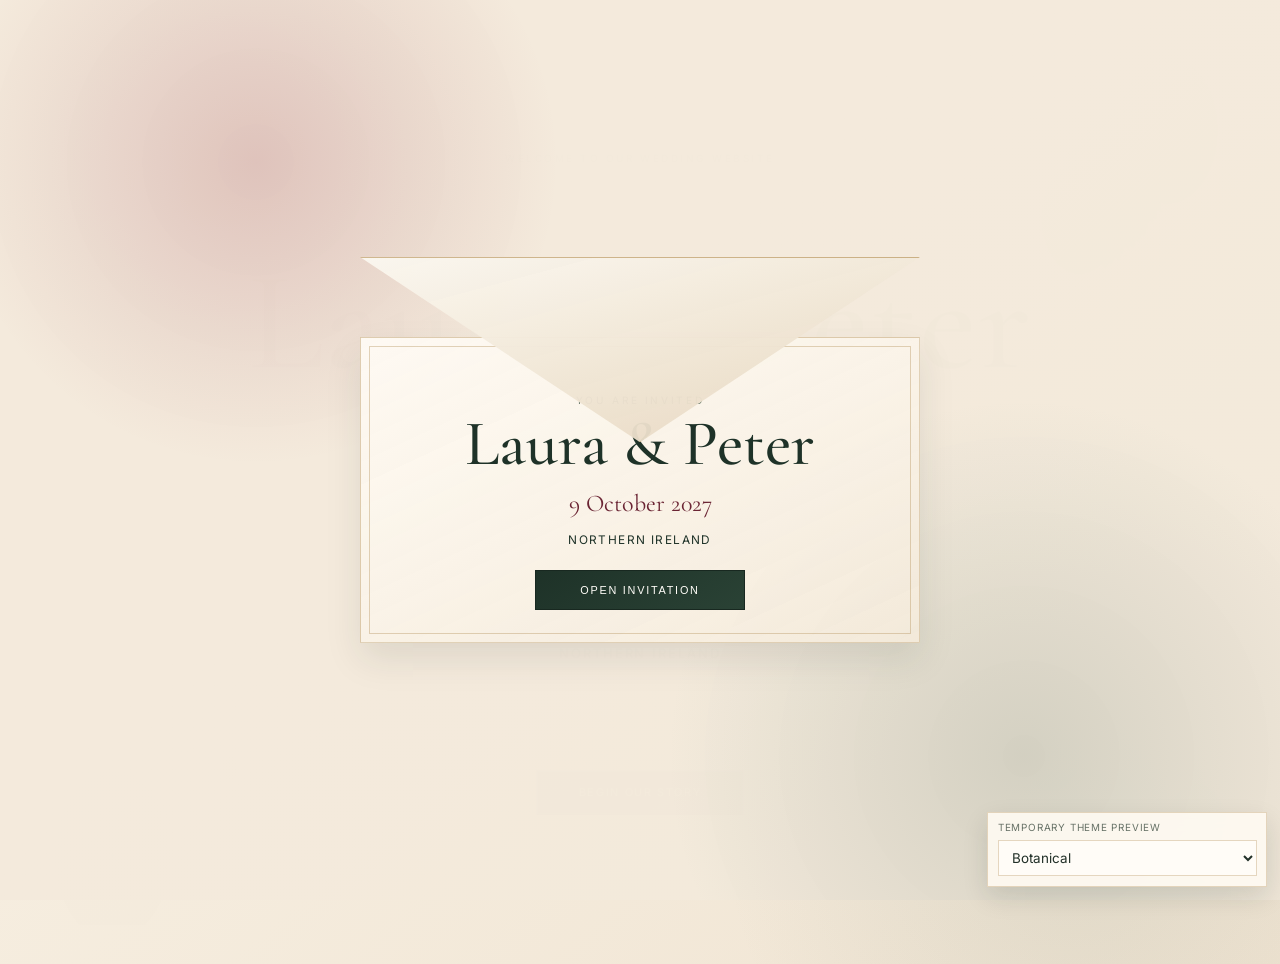
<file: index.html>
<!DOCTYPE html>
<html lang="en">
<head>
  <meta charset="UTF-8" />
  <meta name="viewport" content="width=device-width, initial-scale=1.0" />
  <title>Laura & Peter | Wedding</title>
  <meta name="description" content="Choose your language for Laura and Peter's wedding website." />
  <link rel="stylesheet" href="css/style.css" />
</head>
<body class="landing-body">
  <a href="#main-content" class="skip-link">Skip to content</a>
  <div class="invitation-overlay" data-invitation-overlay>
    <div class="invitation-envelope" aria-hidden="true">
      <div class="invitation-lid"></div>
      <div class="invitation-paper" data-invitation-paper>
        <p class="eyebrow">You are invited</p>
        <h2>Laura <span>&</span> Peter</h2>
        <p class="invitation-date">9 October 2027</p>
        <p class="invitation-place">Northern Ireland</p>
        <button type="button" class="invitation-open" data-open-invitation>Open Invitation</button>
      </div>
    </div>
  </div>

  <main id="main-content" class="landing-shell site-underlay" data-site-underlay>
    <section class="hero-fullscreen" aria-labelledby="hero-title">
      <p class="eyebrow">Welcome to our wedding website</p>
      <h1 id="hero-title">Laura <span>&</span> Peter</h1>
      <p class="hero-date">9 October 2027</p>
      <p class="hero-location">Northern Ireland</p>
      <a href="en/" class="hero-cta">Begin our story</a>
    </section>
  </main>

  <script src="js/main.js"></script>
</body>
</html>
</file>
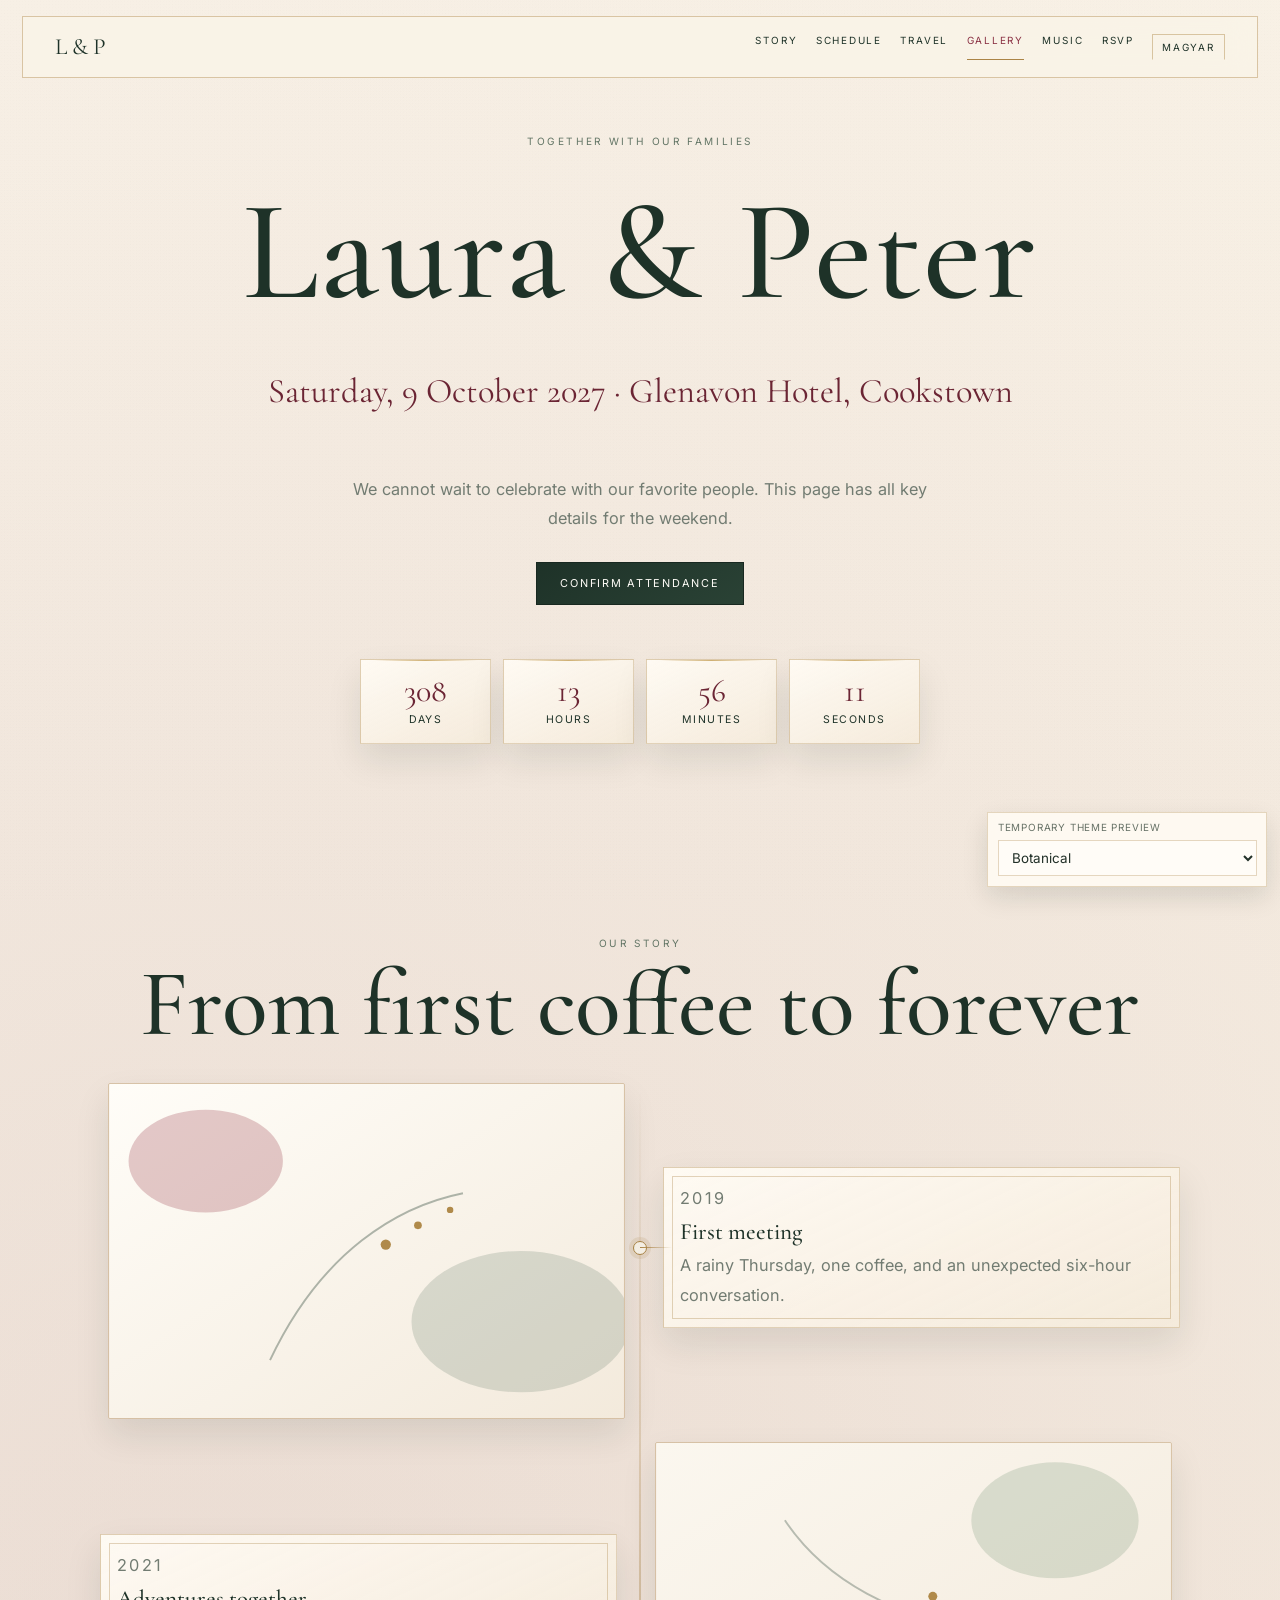
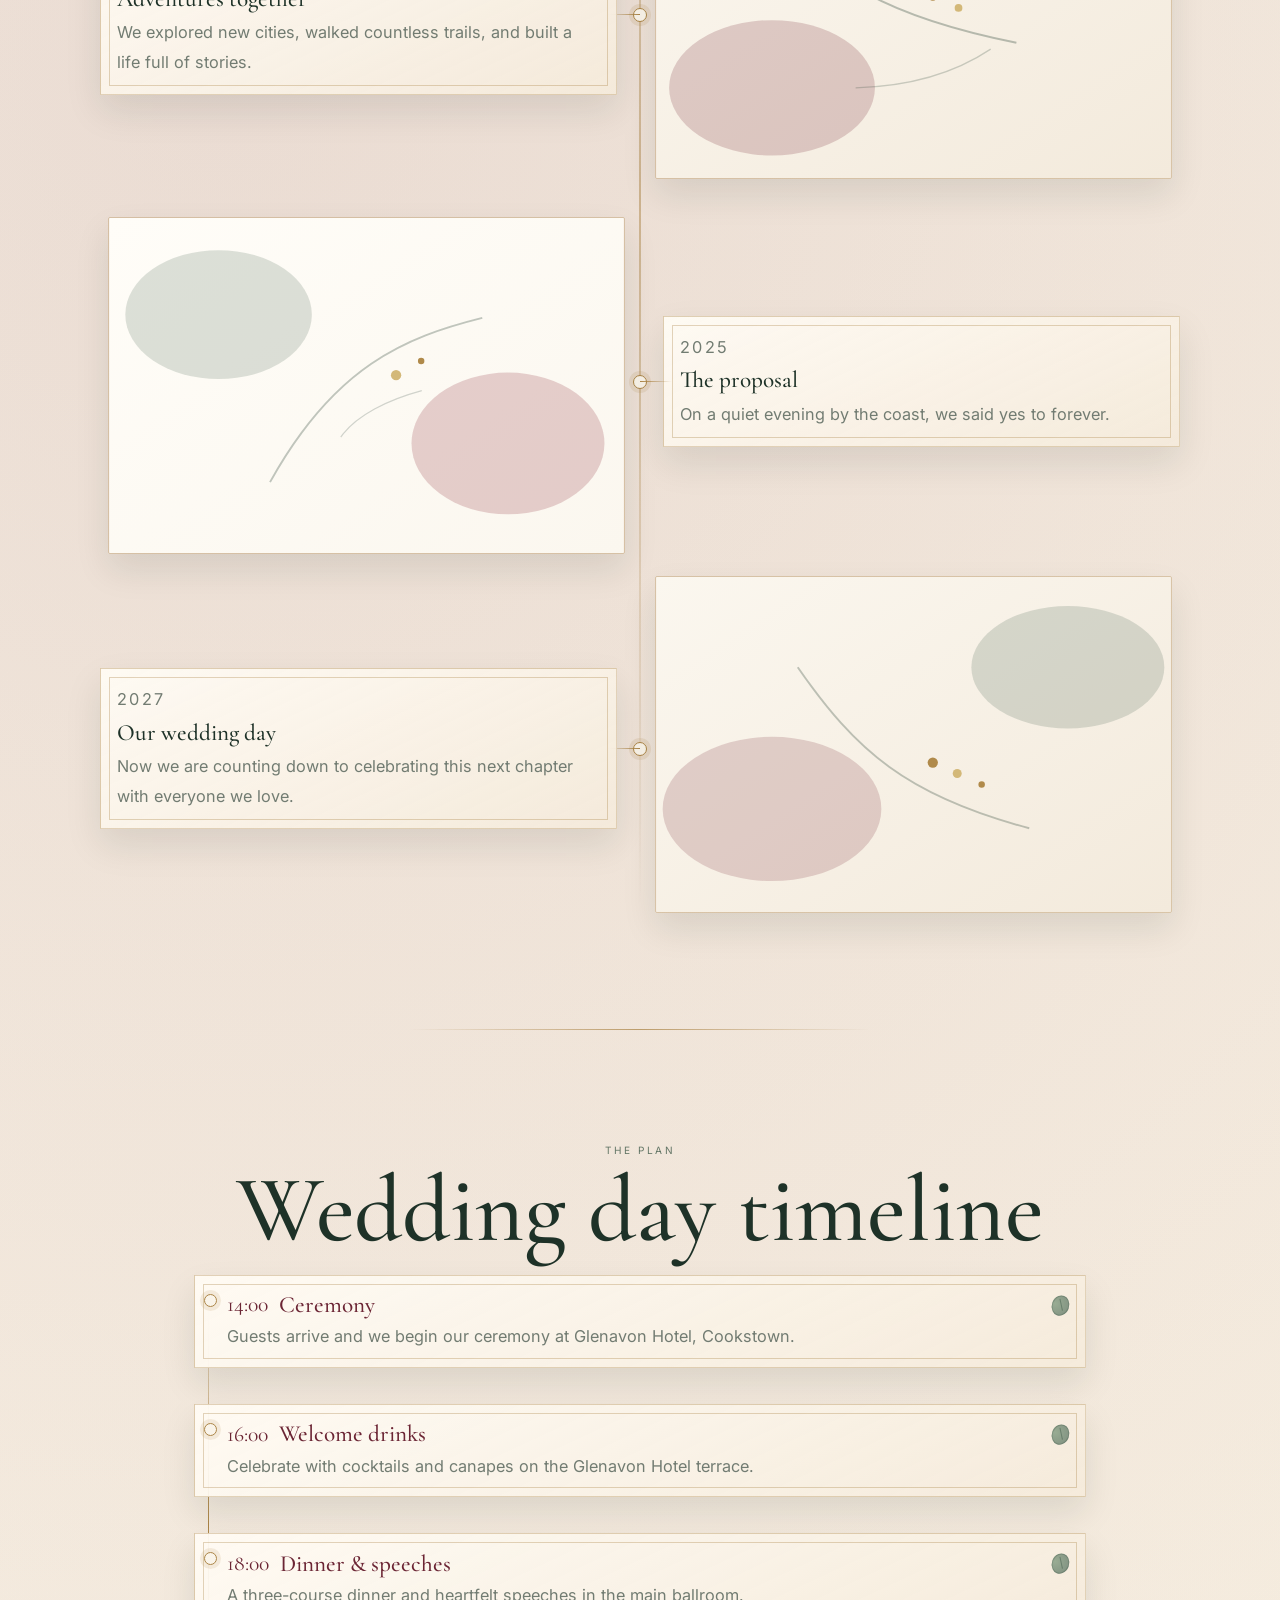
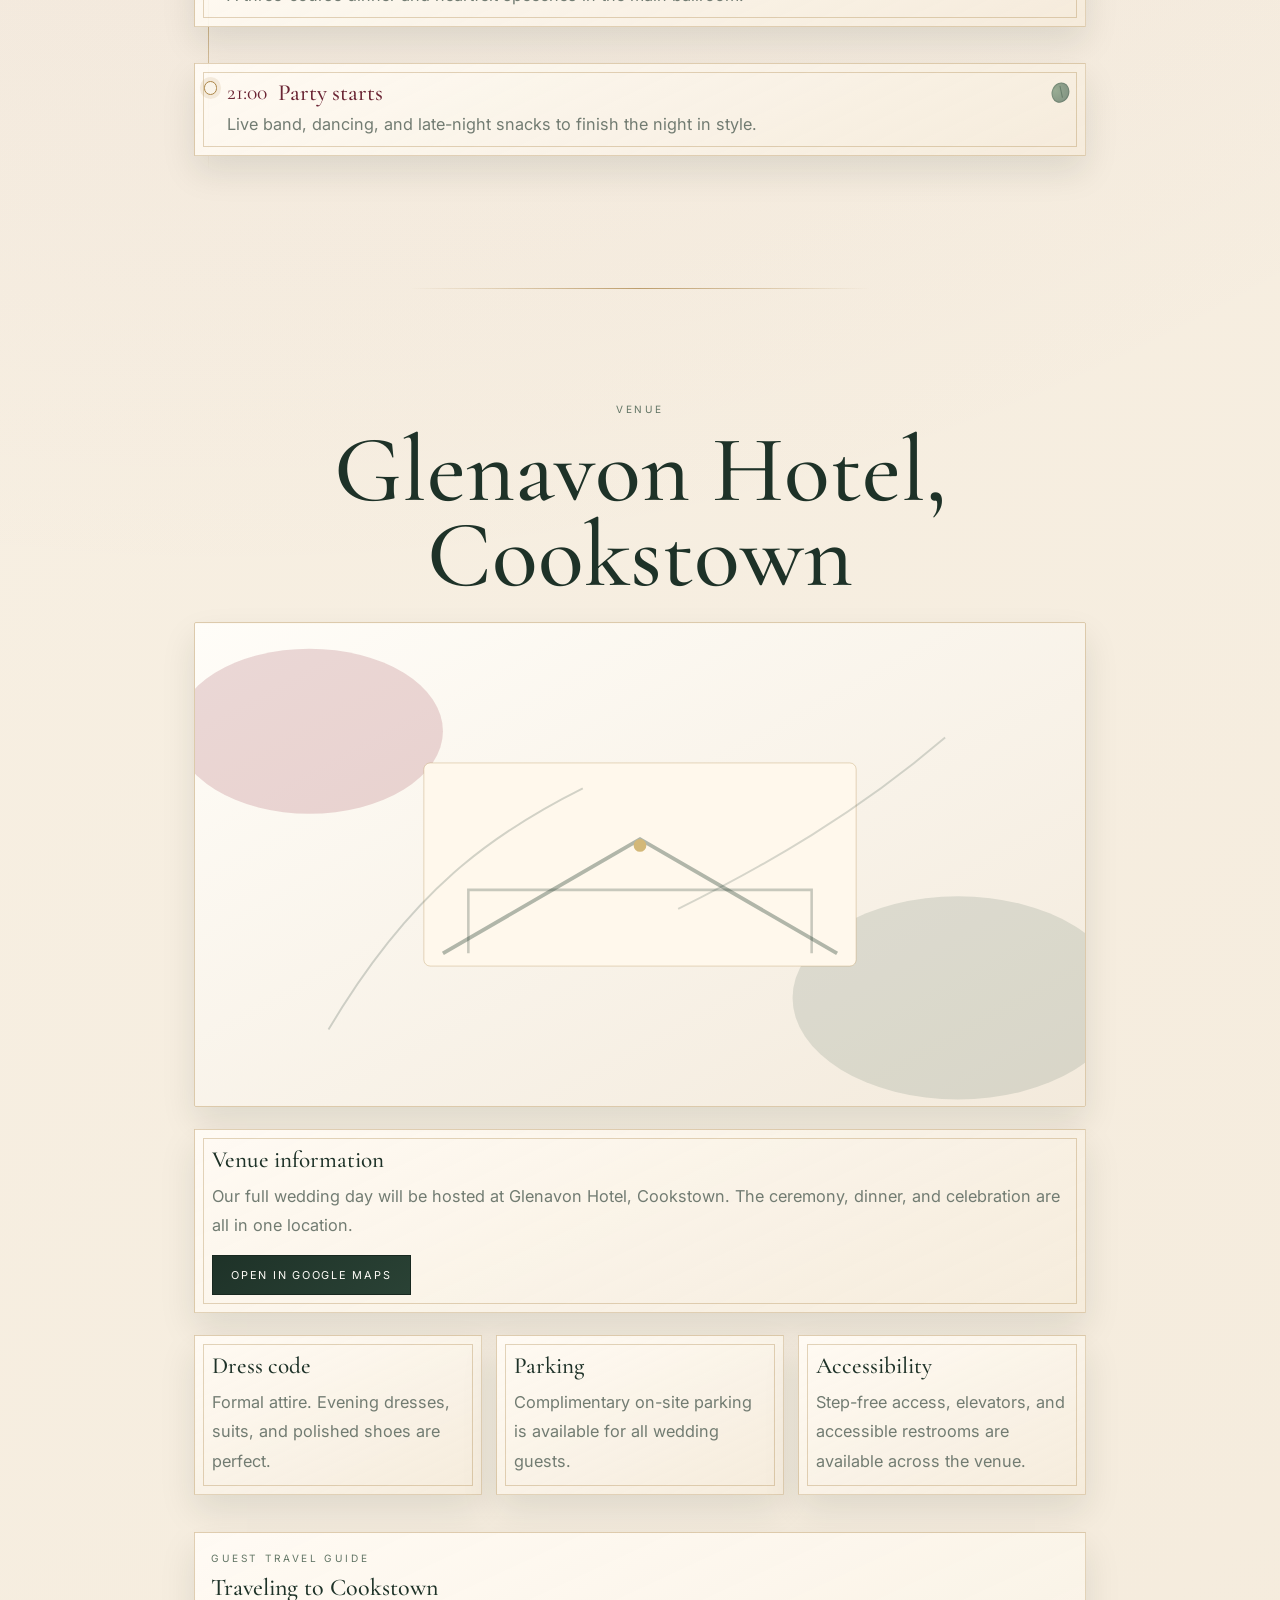
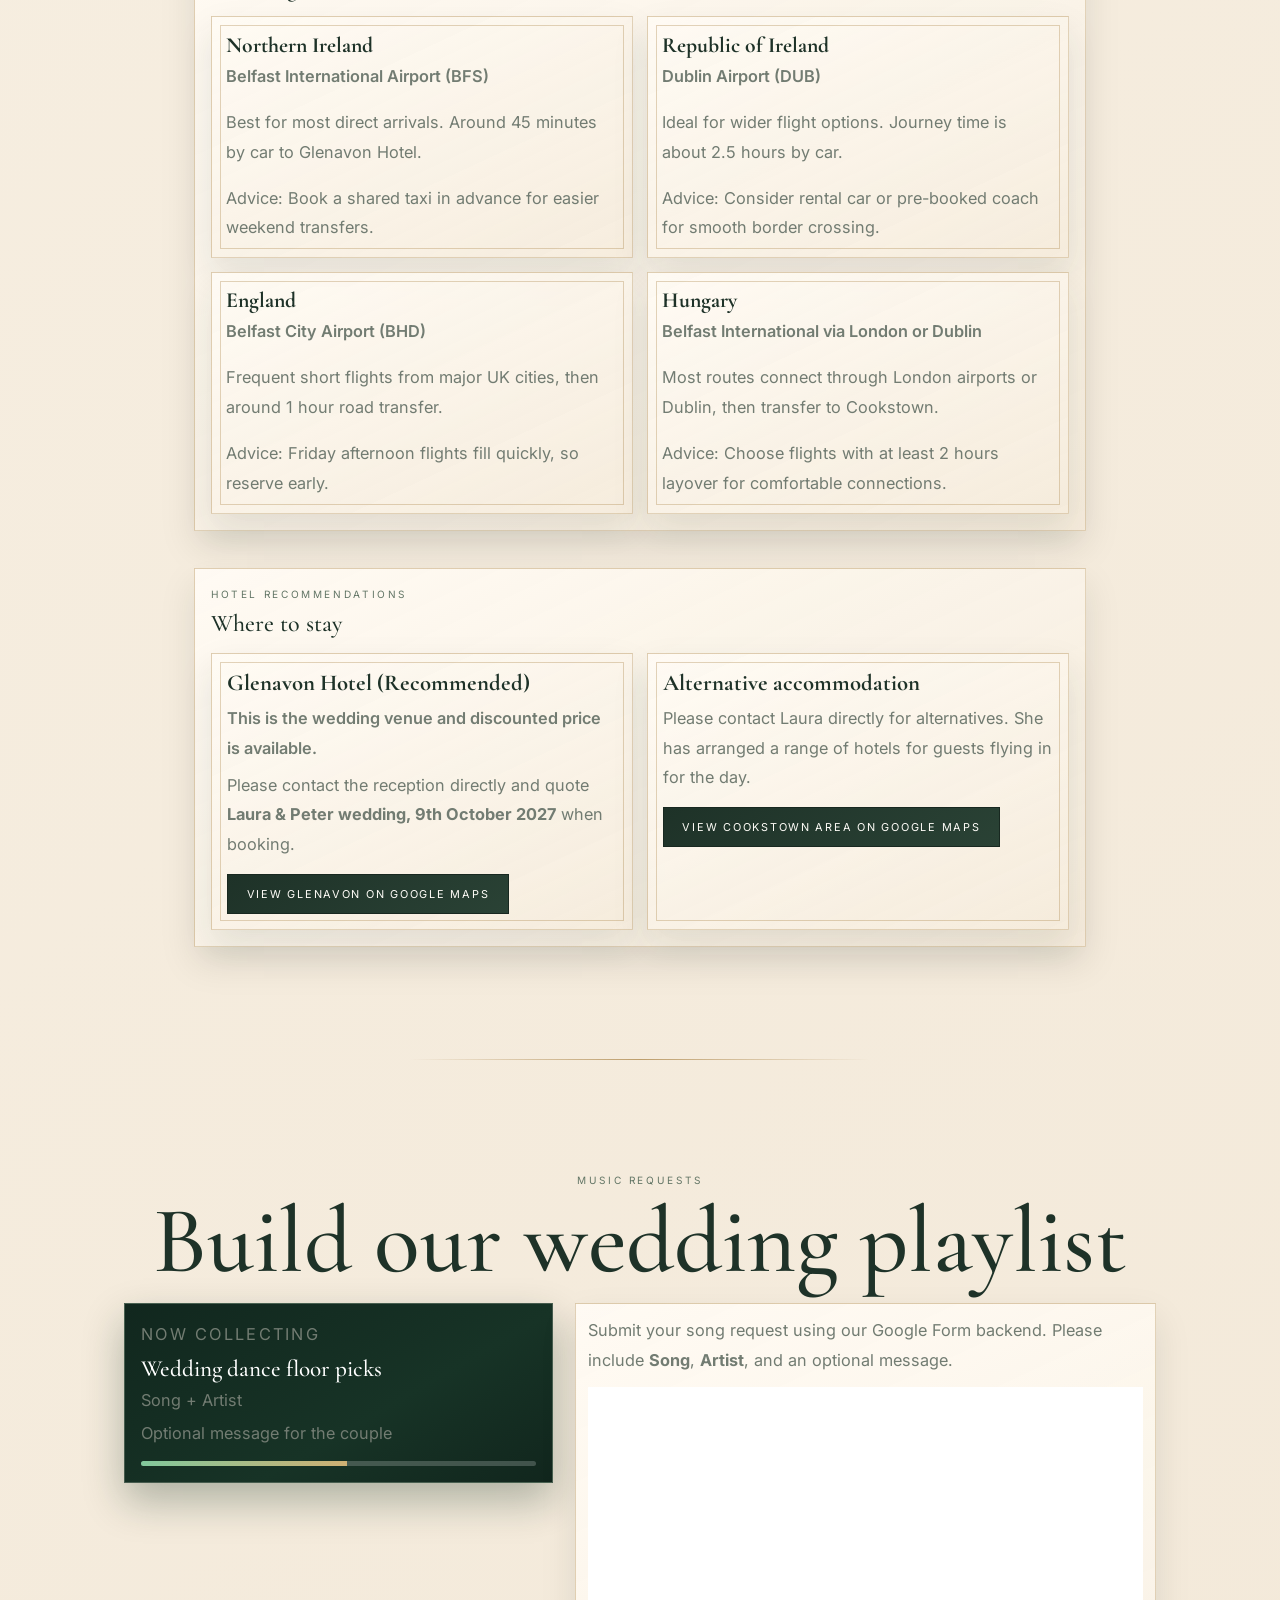
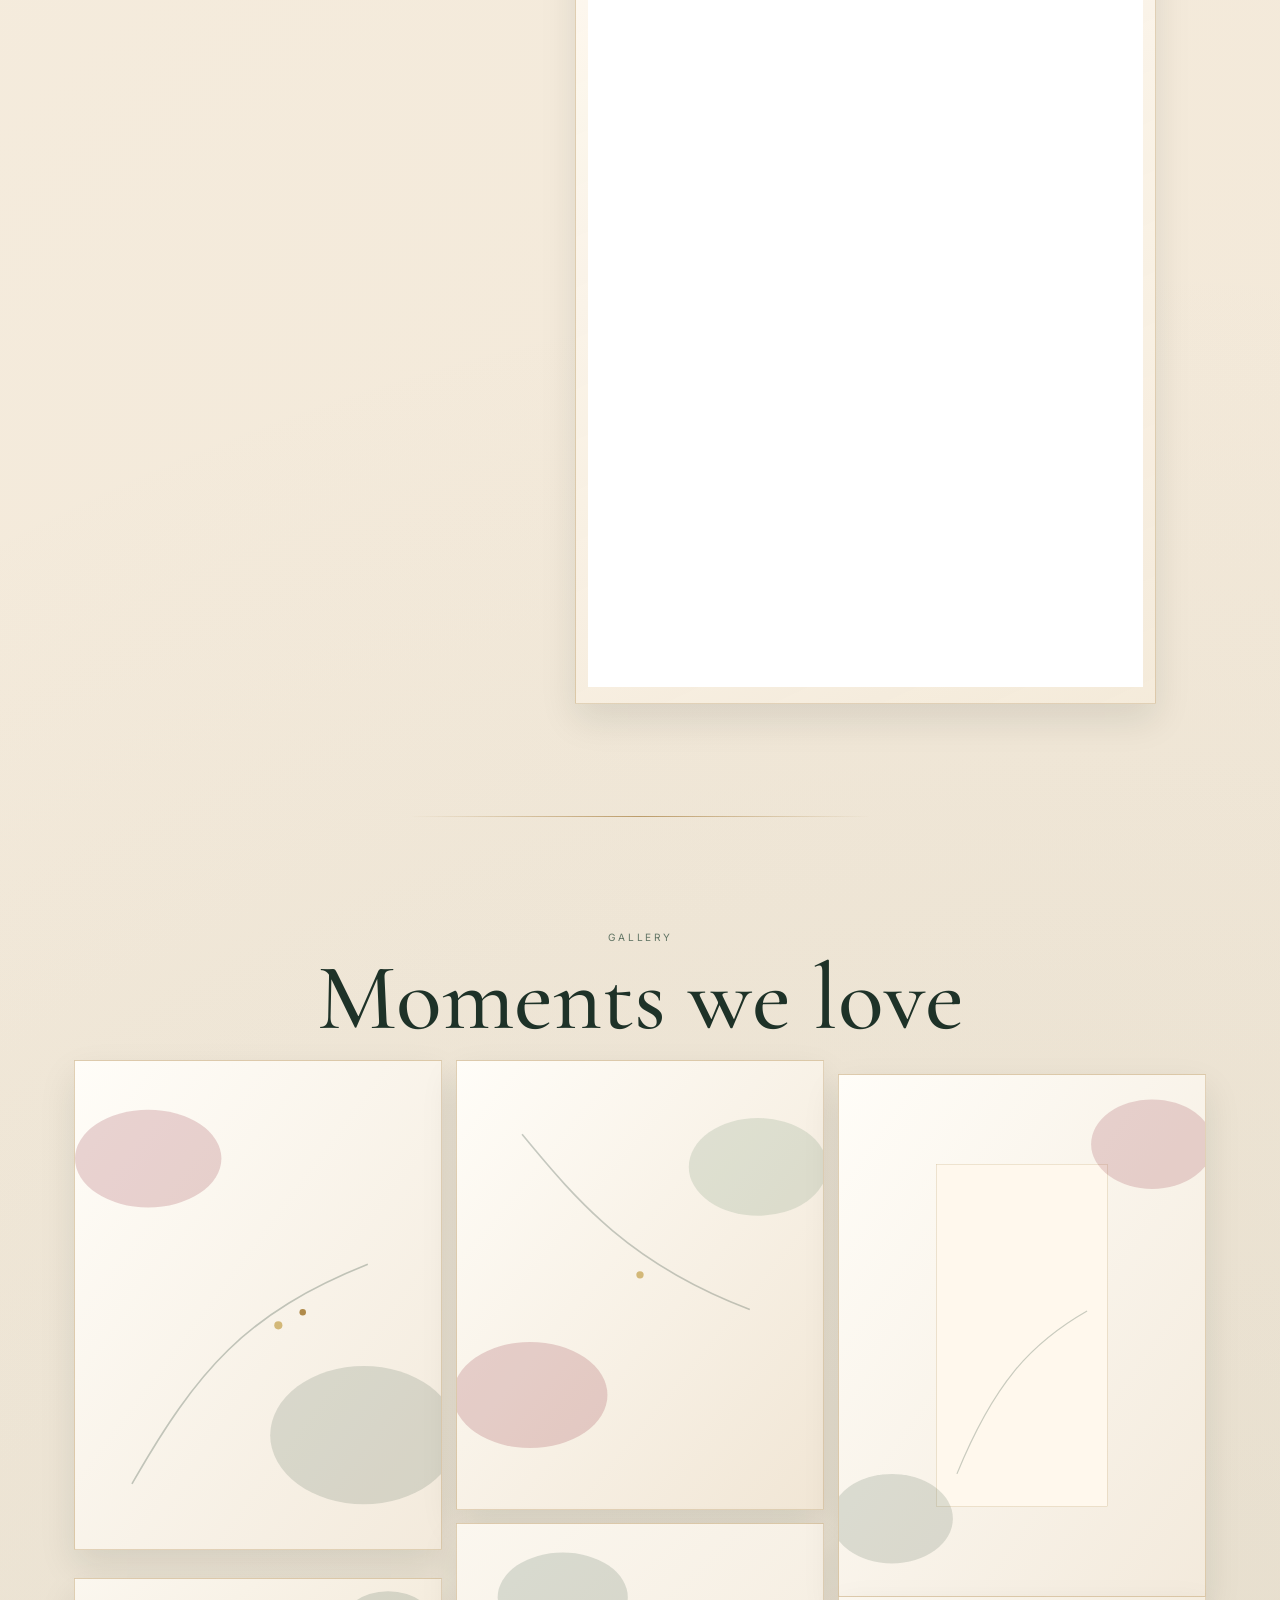
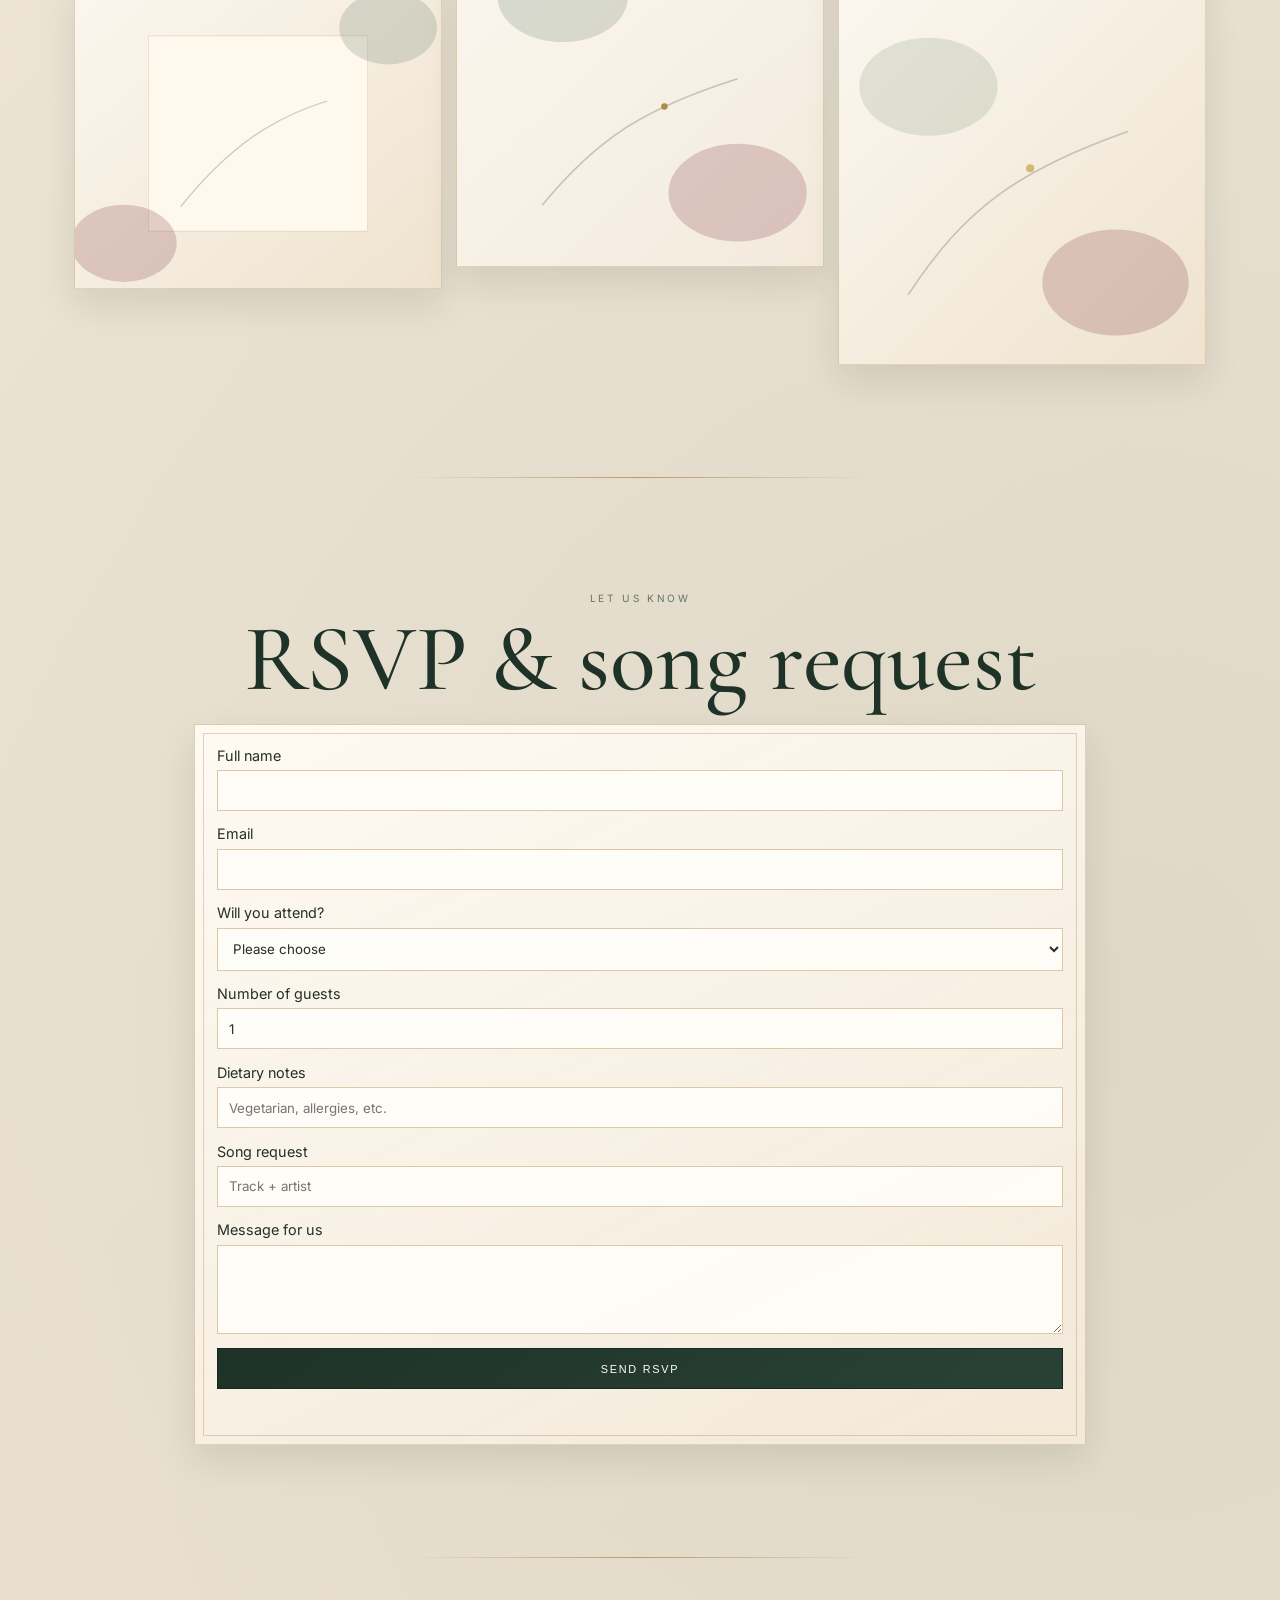
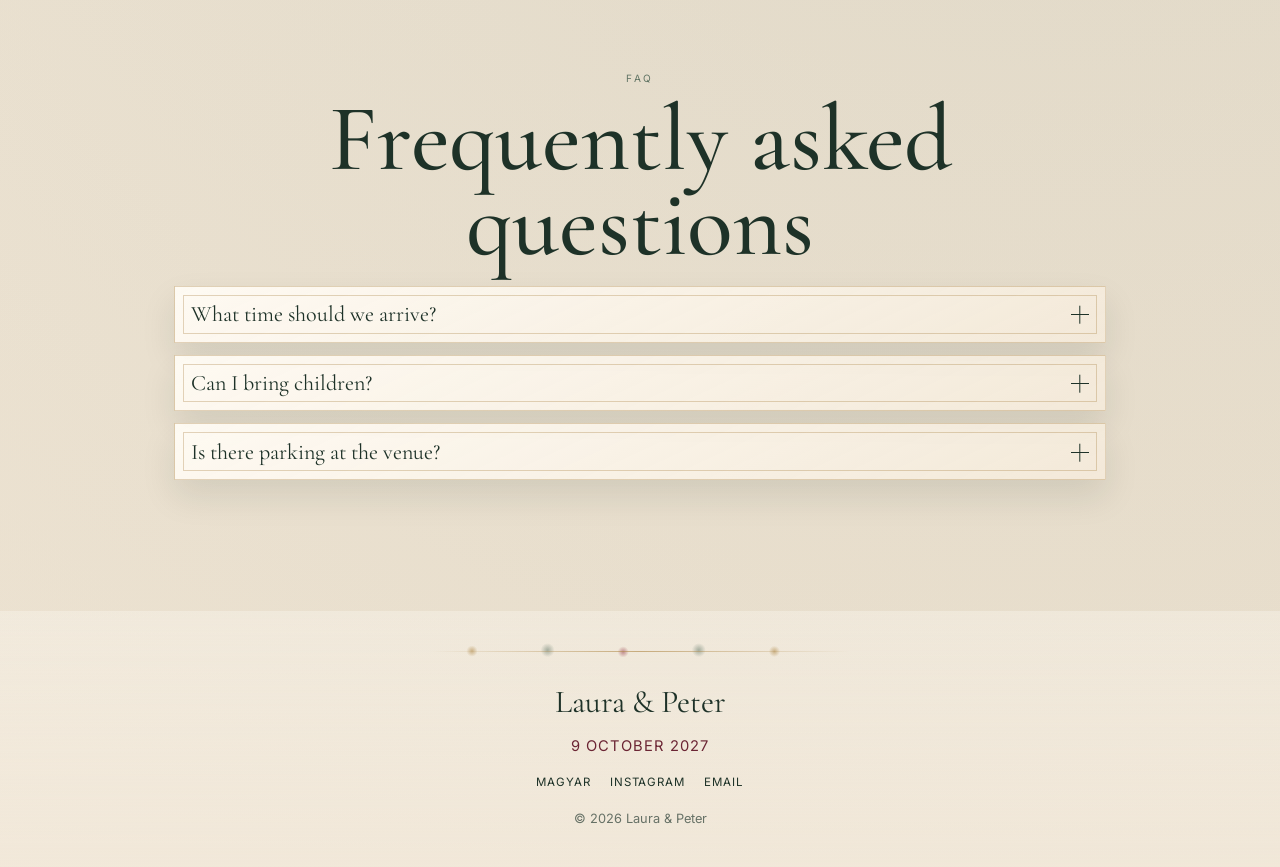
<file: en/index.html>
<!DOCTYPE html>
<html lang="en">
<head>
  <meta charset="UTF-8" />
  <meta name="viewport" content="width=device-width, initial-scale=1.0" />
  <title>Laura & Peter | 9 October 2027</title>
  <meta name="description" content="Laura and Peter wedding details, schedule, travel information, and RSVP." />
  <link rel="stylesheet" href="../css/style.css" />
</head>
<body>
  <a href="#main-content" class="skip-link">Skip to content</a>
  <header class="site-header" data-header>
    <a href="../" class="logo">L&P</a>
    <button class="nav-toggle" type="button" aria-expanded="false" aria-controls="primary-nav" aria-label="Toggle menu">
      <span></span>
      <span></span>
      <span></span>
    </button>
    <nav id="primary-nav" class="main-nav" aria-label="Primary">
      <a href="#story">Story</a>
      <a href="#schedule">Schedule</a>
      <a href="#travel">Travel</a>
      <a href="#gallery">Gallery</a>
      <a href="#music">Music</a>
      <a href="rsvp/">RSVP</a>
      <a href="../hu/" class="lang-switch">Magyar</a>
    </nav>
  </header>

  <main id="main-content">
    <section class="hero" data-reveal>
      <p class="eyebrow">Together with our families</p>
      <h1>Laura <span>&</span> Peter</h1>
      <p class="lead">Saturday, 9 October 2027 · Glenavon Hotel, Cookstown</p>
      <p class="hero-text">
        We cannot wait to celebrate with our favorite people. This page has all key details
        for the weekend.
      </p>
      <a class="cta-button" href="rsvp/">Confirm attendance</a>

      <div class="countdown-grid" data-countdown="2027-10-09T14:00:00">
        <article>
          <p class="count" data-unit="days">0</p>
          <p class="label">Days</p>
        </article>
        <article>
          <p class="count" data-unit="hours">0</p>
          <p class="label">Hours</p>
        </article>
        <article>
          <p class="count" data-unit="minutes">0</p>
          <p class="label">Minutes</p>
        </article>
        <article>
          <p class="count" data-unit="seconds">0</p>
          <p class="label">Seconds</p>
        </article>
      </div>
    </section>

    <section id="story" class="section story-section">
      <p class="eyebrow" data-reveal>Our story</p>
      <h2 data-reveal>From first coffee to forever</h2>

      <div class="story-timeline" aria-label="Our Story timeline">
        <article class="story-item" data-reveal>
          <img class="story-media" src="../images/story-1.svg" alt="Coffee date illustration" loading="lazy" />
          <div class="story-content">
            <p class="story-year">2019</p>
            <h3>First meeting</h3>
            <p>
              A rainy Thursday, one coffee, and an unexpected six-hour conversation.
            </p>
          </div>
        </article>

        <article class="story-item" data-reveal>
          <img class="story-media" src="../images/story-2.svg" alt="Travel memories illustration" loading="lazy" />
          <div class="story-content">
            <p class="story-year">2021</p>
            <h3>Adventures together</h3>
            <p>
              We explored new cities, walked countless trails, and built a life full of stories.
            </p>
          </div>
        </article>

        <article class="story-item" data-reveal>
          <img class="story-media" src="../images/story-3.svg" alt="Engagement moment illustration" loading="lazy" />
          <div class="story-content">
            <p class="story-year">2025</p>
            <h3>The proposal</h3>
            <p>
              On a quiet evening by the coast, we said yes to forever.
            </p>
          </div>
        </article>

        <article class="story-item" data-reveal>
          <img class="story-media" src="../images/story-4.svg" alt="Wedding planning illustration" loading="lazy" />
          <div class="story-content">
            <p class="story-year">2027</p>
            <h3>Our wedding day</h3>
            <p>
              Now we are counting down to celebrating this next chapter with everyone we love.
            </p>
          </div>
        </article>
      </div>
    </section>

    <section id="schedule" class="section" data-reveal>
      <p class="eyebrow">The plan</p>
      <h2>Wedding day timeline</h2>
      <div class="timeline wedding-timeline" aria-label="Wedding day timeline">
        <article class="wedding-event" data-reveal>
          <div class="event-head">
            <span class="event-time">14:00</span>
            <h3>Ceremony</h3>
            <span class="event-icon" aria-hidden="true"></span>
          </div>
          <p class="event-description">Guests arrive and we begin our ceremony at Glenavon Hotel, Cookstown.</p>
        </article>
        <article class="wedding-event" data-reveal>
          <div class="event-head">
            <span class="event-time">16:00</span>
            <h3>Welcome drinks</h3>
            <span class="event-icon" aria-hidden="true"></span>
          </div>
          <p class="event-description">Celebrate with cocktails and canapes on the Glenavon Hotel terrace.</p>
        </article>
        <article class="wedding-event" data-reveal>
          <div class="event-head">
            <span class="event-time">18:00</span>
            <h3>Dinner & speeches</h3>
            <span class="event-icon" aria-hidden="true"></span>
          </div>
          <p class="event-description">A three-course dinner and heartfelt speeches in the main ballroom.</p>
        </article>
        <article class="wedding-event" data-reveal>
          <div class="event-head">
            <span class="event-time">21:00</span>
            <h3>Party starts</h3>
            <span class="event-icon" aria-hidden="true"></span>
          </div>
          <p class="event-description">Live band, dancing, and late-night snacks to finish the night in style.</p>
        </article>
      </div>
    </section>

    <section id="travel" class="section" data-reveal>
      <p class="eyebrow">Venue</p>
      <h2>Glenavon Hotel, Cookstown</h2>

      <div class="venue-section" data-reveal>
        <img class="venue-image" src="../images/venue-hero.svg" alt="Glenavon Hotel editorial illustration" loading="lazy" />

        <div class="venue-overview-card">
          <h3>Venue information</h3>
          <p>
            Our full wedding day will be hosted at Glenavon Hotel, Cookstown. The ceremony,
            dinner, and celebration are all in one location.
          </p>
          <a class="map-button" href="https://maps.google.com/?q=Glenavon%20Hotel%20Cookstown" target="_blank" rel="noopener noreferrer">Open in Google Maps</a>
        </div>

        <div class="venue-cards">
          <article>
            <h3>Dress code</h3>
            <p>Formal attire. Evening dresses, suits, and polished shoes are perfect.</p>
          </article>
          <article>
            <h3>Parking</h3>
            <p>Complimentary on-site parking is available for all wedding guests.</p>
          </article>
          <article>
            <h3>Accessibility</h3>
            <p>Step-free access, elevators, and accessible restrooms are available across the venue.</p>
          </article>
        </div>

        <div class="travel-guide" data-reveal>
          <p class="eyebrow">Guest travel guide</p>
          <h3>Traveling to Cookstown</h3>
          <div class="airport-grid">
            <article class="airport-card">
              <h4>Northern Ireland</h4>
              <p class="airport-name">Belfast International Airport (BFS)</p>
              <p>Best for most direct arrivals. Around 45 minutes by car to Glenavon Hotel.</p>
              <p class="travel-tip">Advice: Book a shared taxi in advance for easier weekend transfers.</p>
            </article>

            <article class="airport-card">
              <h4>Republic of Ireland</h4>
              <p class="airport-name">Dublin Airport (DUB)</p>
              <p>Ideal for wider flight options. Journey time is about 2.5 hours by car.</p>
              <p class="travel-tip">Advice: Consider rental car or pre-booked coach for smooth border crossing.</p>
            </article>

            <article class="airport-card">
              <h4>England</h4>
              <p class="airport-name">Belfast City Airport (BHD)</p>
              <p>Frequent short flights from major UK cities, then around 1 hour road transfer.</p>
              <p class="travel-tip">Advice: Friday afternoon flights fill quickly, so reserve early.</p>
            </article>

            <article class="airport-card">
              <h4>Hungary</h4>
              <p class="airport-name">Belfast International via London or Dublin</p>
              <p>Most routes connect through London airports or Dublin, then transfer to Cookstown.</p>
              <p class="travel-tip">Advice: Choose flights with at least 2 hours layover for comfortable connections.</p>
            </article>
          </div>
        </div>

        <div class="hotel-guide" data-reveal>
          <p class="eyebrow">Hotel recommendations</p>
          <h3>Where to stay</h3>
          <div class="hotel-grid">
            <article class="hotel-card" data-reveal>
              <h4>Glenavon Hotel (Recommended)</h4>
              <p class="hotel-note">This is the wedding venue and discounted price is available.</p>
              <p>
                Please contact the reception directly and quote
                <strong>Laura & Peter wedding, 9th October 2027</strong> when booking.
              </p>
              <a class="map-button" href="https://maps.google.com/?q=Glenavon%20Hotel%20Cookstown" target="_blank" rel="noopener noreferrer">View Glenavon on Google Maps</a>
            </article>

            <article class="hotel-card" data-reveal>
              <h4>Alternative accommodation</h4>
              <p>
                Please contact Laura directly for alternatives. She has arranged a range of hotels
                for guests flying in for the day.
              </p>
              <a class="map-button" href="https://maps.google.com/?q=Cookstown" target="_blank" rel="noopener noreferrer">View Cookstown area on Google Maps</a>
            </article>
          </div>
        </div>
      </div>
    </section>
    <section id="music" class="section music-section" data-reveal>
      <p class="eyebrow">Music requests</p>
      <h2>Build our wedding playlist</h2>

      <div class="music-layout" data-reveal>
        <article class="spotify-card" aria-label="Spotify inspired music request card">
          <p class="spotify-label">Now collecting</p>
          <h3>Wedding dance floor picks</h3>
          <p class="spotify-track">Song + Artist</p>
          <p class="spotify-meta">Optional message for the couple</p>
          <div class="spotify-progress" aria-hidden="true">
            <span></span>
          </div>
        </article>

        <div class="music-form-wrap">
          <p class="music-form-intro">
            Submit your song request using our Google Form backend. Please include
            <strong>Song</strong>, <strong>Artist</strong>, and an optional message.
          </p>
          <iframe
            title="Wedding music request Google Form"
            src="https://docs.google.com/forms/d/e/1FAIpQLSfMUSICFORMPLACEHOLDER/viewform?embedded=true"
            loading="lazy">
          </iframe>
        </div>
      </div>
    </section>

    <section id="gallery" class="section gallery-section" data-reveal>
      <p class="eyebrow">Gallery</p>
      <h2>Moments we love</h2>
      <div class="masonry-grid" data-reveal>
        <a class="masonry-item" href="../images/gallery-1.svg" data-lightbox="gallery" data-caption="Garden lights">
          <img src="../images/gallery-1.svg" alt="Garden lights editorial frame" loading="lazy" />
        </a>
        <a class="masonry-item" href="../images/gallery-2.svg" data-lightbox="gallery" data-caption="Floral stationery">
          <img src="../images/gallery-2.svg" alt="Floral stationery frame" loading="lazy" />
        </a>
        <a class="masonry-item" href="../images/gallery-3.svg" data-lightbox="gallery" data-caption="Champagne toast">
          <img src="../images/gallery-3.svg" alt="Champagne toast frame" loading="lazy" />
        </a>
        <a class="masonry-item" href="../images/gallery-4.svg" data-lightbox="gallery" data-caption="Evening dance">
          <img src="../images/gallery-4.svg" alt="Evening dance frame" loading="lazy" />
        </a>
        <a class="masonry-item" href="../images/gallery-5.svg" data-lightbox="gallery" data-caption="Ceremony aisle">
          <img src="../images/gallery-5.svg" alt="Ceremony aisle frame" loading="lazy" />
        </a>
        <a class="masonry-item" href="../images/gallery-6.svg" data-lightbox="gallery" data-caption="Reception details">
          <img src="../images/gallery-6.svg" alt="Reception detail frame" loading="lazy" />
        </a>
      </div>
    </section>

    <section id="rsvp" class="section" data-reveal>
      <p class="eyebrow">Let us know</p>
      <h2>RSVP & song request</h2>
      <form class="rsvp-form" data-rsvp-form>
        <label>
          Full name
          <input type="text" name="name" required />
        </label>
        <label>
          Email
          <input type="email" name="email" required />
        </label>
        <label>
          Will you attend?
          <select name="attending" required>
            <option value="">Please choose</option>
            <option>Yes, with joy</option>
            <option>Sadly no</option>
          </select>
        </label>
        <label>
          Number of guests
          <input type="number" name="guests" min="1" max="4" value="1" />
        </label>
        <label>
          Dietary notes
          <input type="text" name="diet" placeholder="Vegetarian, allergies, etc." />
        </label>
        <label>
          Song request
          <input type="text" name="song" placeholder="Track + artist" />
        </label>
        <label>
          Message for us
          <textarea name="message" rows="4"></textarea>
        </label>
        <button type="submit" class="cta-button">Send RSVP</button>
        <p class="form-feedback" data-form-feedback aria-live="polite"></p>
      </form>
    </section>

    <section id="faq" class="section faq-section" data-reveal>
      <p class="eyebrow">FAQ</p>
      <h2>Frequently asked questions</h2>

      <div class="faq-accordion" data-accordion>
        <article class="faq-item">
          <h3>
            <button class="faq-trigger" type="button" aria-expanded="false" aria-controls="faq-en-1" id="faq-en-trigger-1">
              What time should we arrive?
              <span class="faq-icon" aria-hidden="true"></span>
            </button>
          </h3>
          <section class="faq-panel" id="faq-en-1" aria-labelledby="faq-en-trigger-1">
            <div class="faq-content">
              <p>Please arrive by 13:30 so everyone is seated before the 14:00 ceremony.</p>
            </div>
          </section>
        </article>

        <article class="faq-item">
          <h3>
            <button class="faq-trigger" type="button" aria-expanded="false" aria-controls="faq-en-2" id="faq-en-trigger-2">
              Can I bring children?
              <span class="faq-icon" aria-hidden="true"></span>
            </button>
          </h3>
          <section class="faq-panel" id="faq-en-2" aria-labelledby="faq-en-trigger-2">
            <div class="faq-content">
              <p>Yes, children are welcome. Please include them in your RSVP guest count.</p>
            </div>
          </section>
        </article>

        <article class="faq-item">
          <h3>
            <button class="faq-trigger" type="button" aria-expanded="false" aria-controls="faq-en-3" id="faq-en-trigger-3">
              Is there parking at the venue?
              <span class="faq-icon" aria-hidden="true"></span>
            </button>
          </h3>
          <section class="faq-panel" id="faq-en-3" aria-labelledby="faq-en-trigger-3">
            <div class="faq-content">
              <p>Yes. Glenavon Hotel offers complimentary on-site parking for wedding guests.</p>
            </div>
          </section>
        </article>
      </div>
    </section>
  </main>

  <footer class="site-footer lux-footer">
    <div class="botanical-divider" aria-hidden="true"></div>
    <p class="footer-couple">Laura & Peter</p>
    <p class="footer-date">9 October 2027</p>
    <p class="footer-links">
      <a href="../hu/">Magyar</a>
      <a href="https://instagram.com/lauraandpeterwedding" target="_blank" rel="noopener noreferrer">Instagram</a>
      <a href="mailto:hello@laura-peter.wedding">Email</a>
    </p>
    <p class="footer-copy">&copy; <span data-year></span> Laura & Peter</p>
  </footer>

  <script src="../js/main.js"></script>
</body>
</html>
</file>
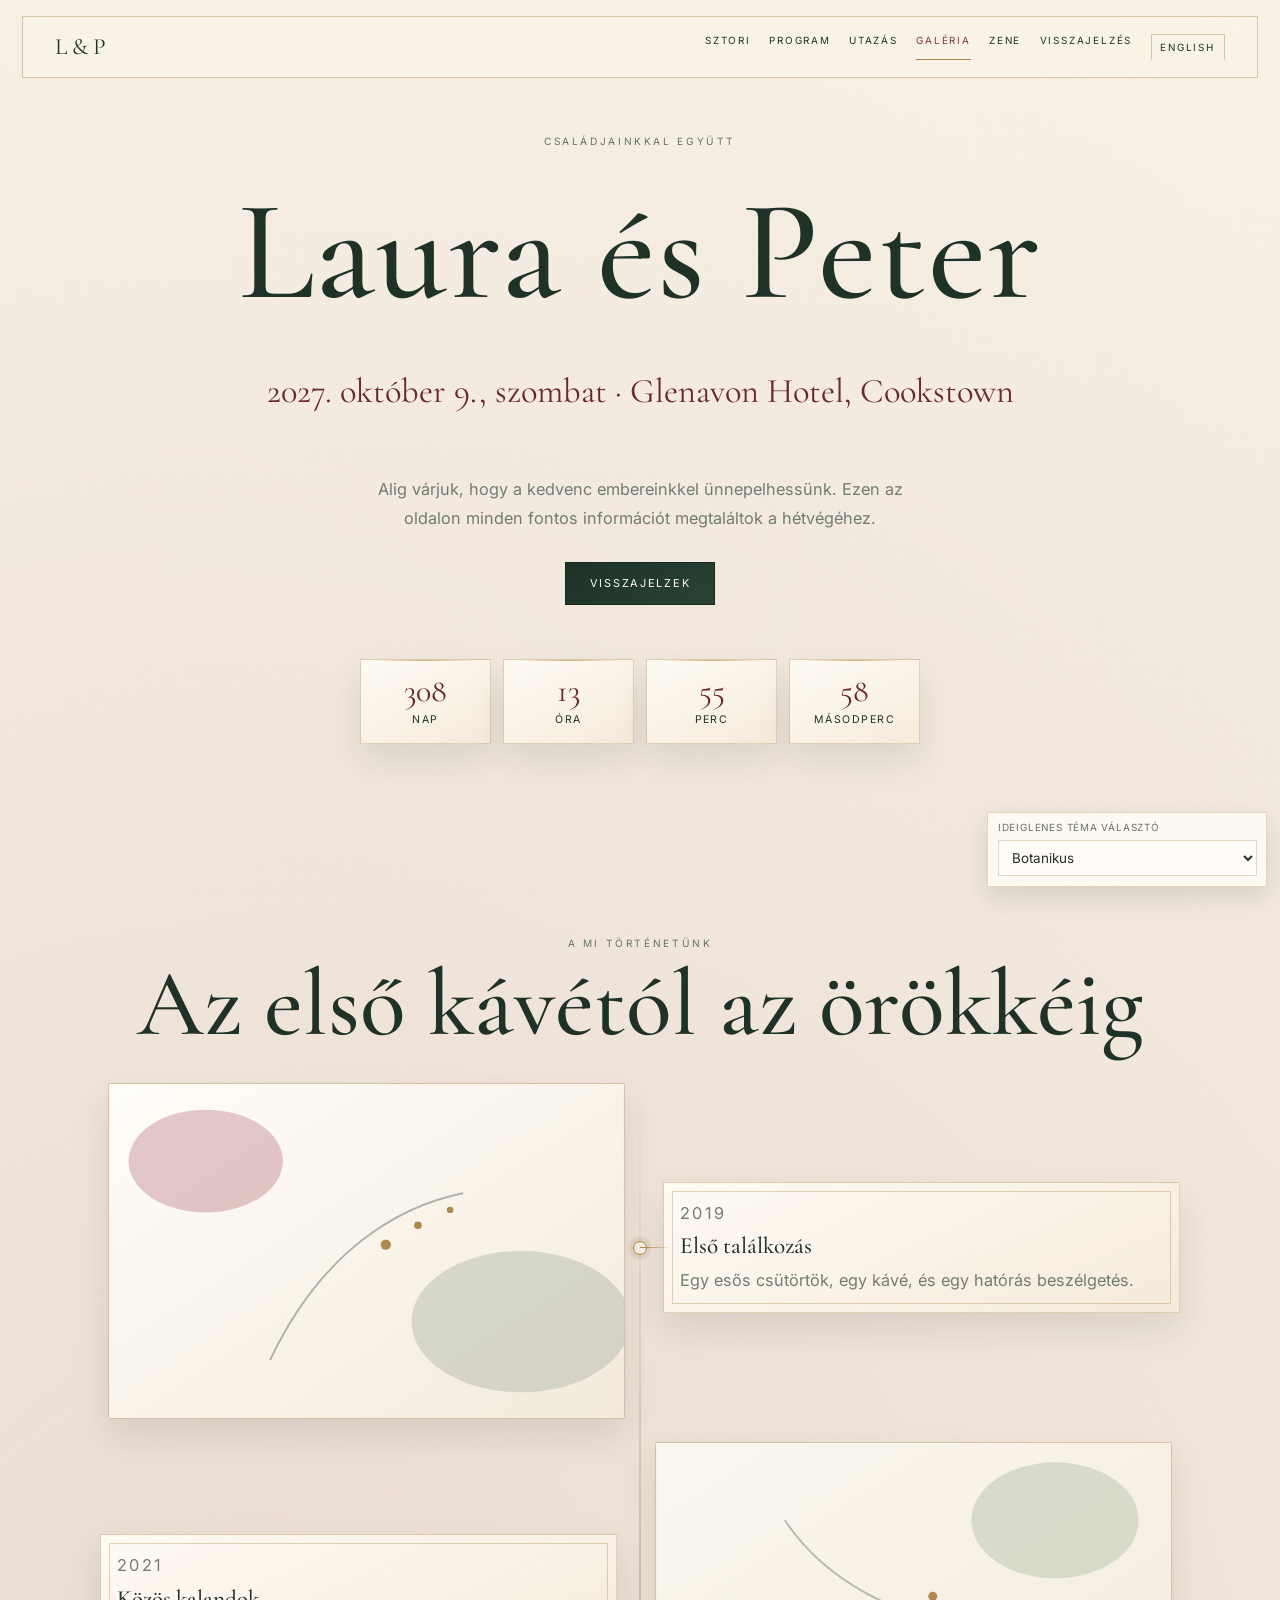
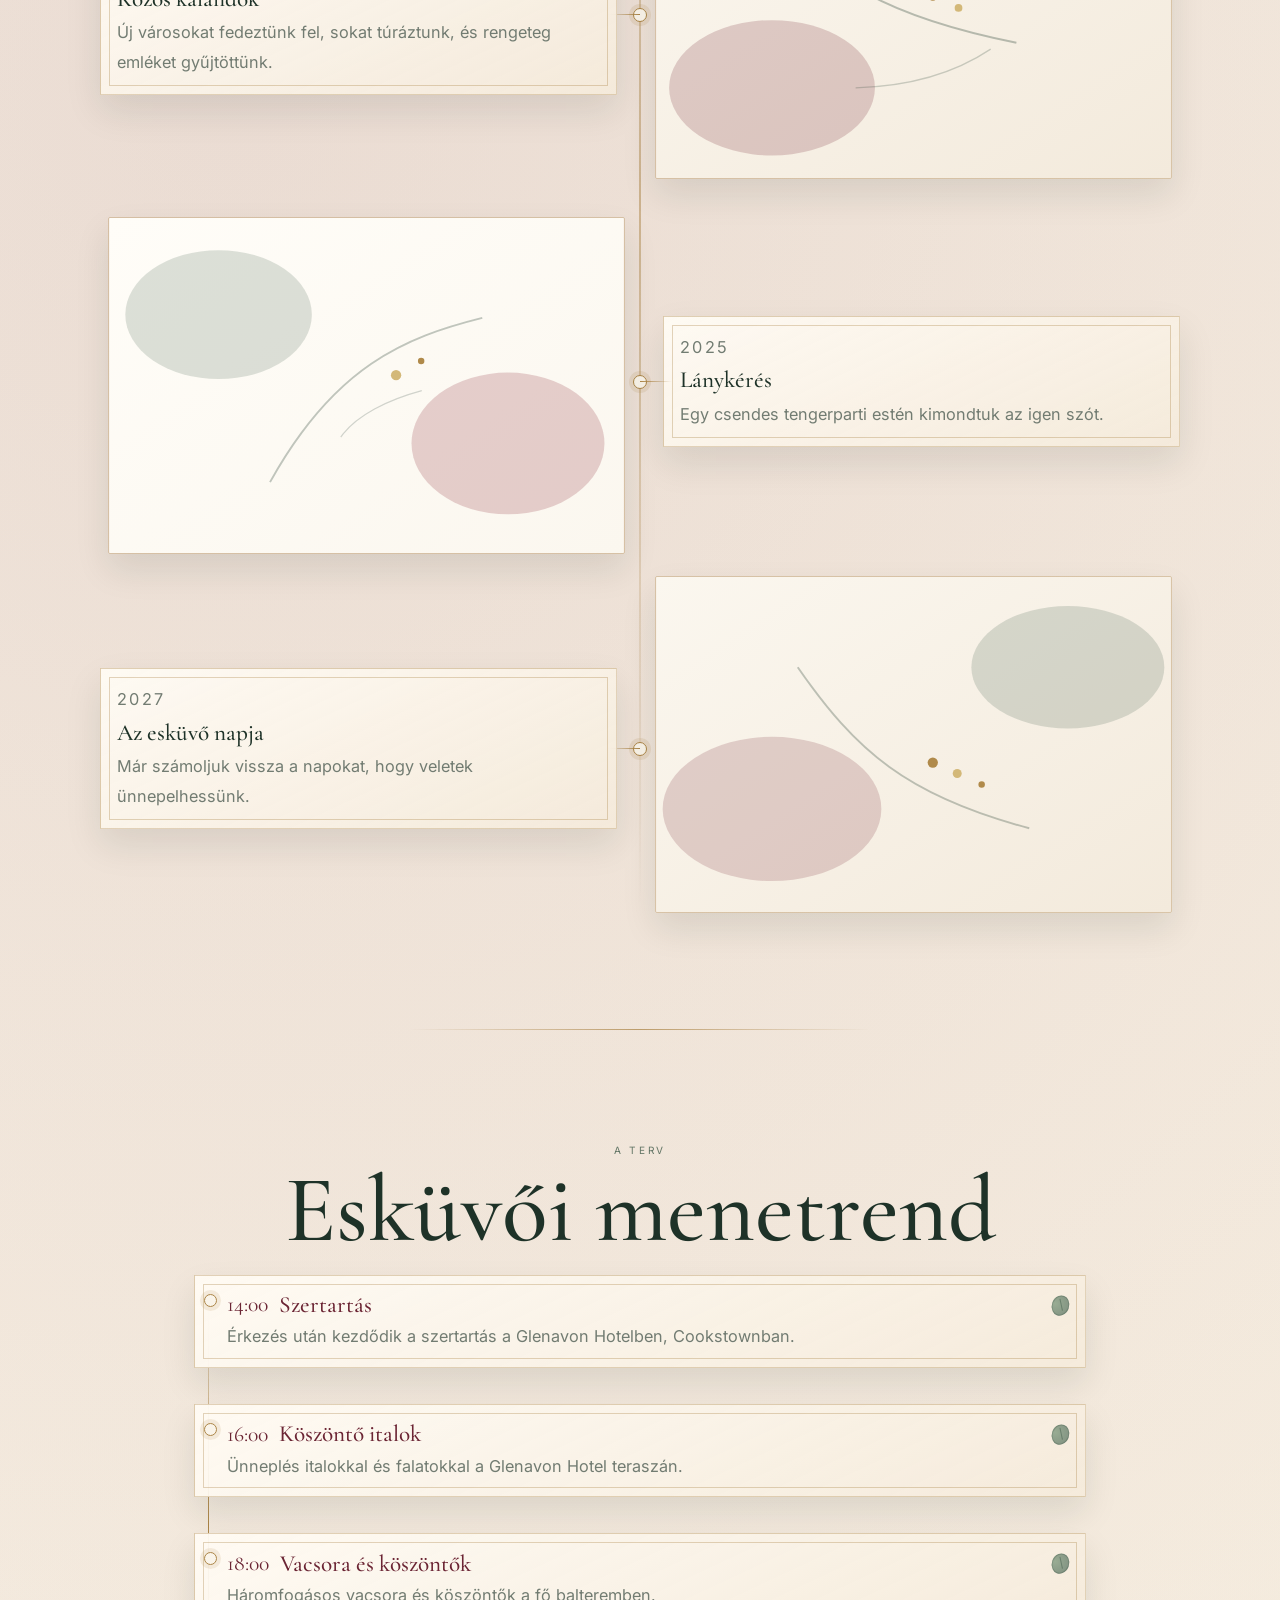
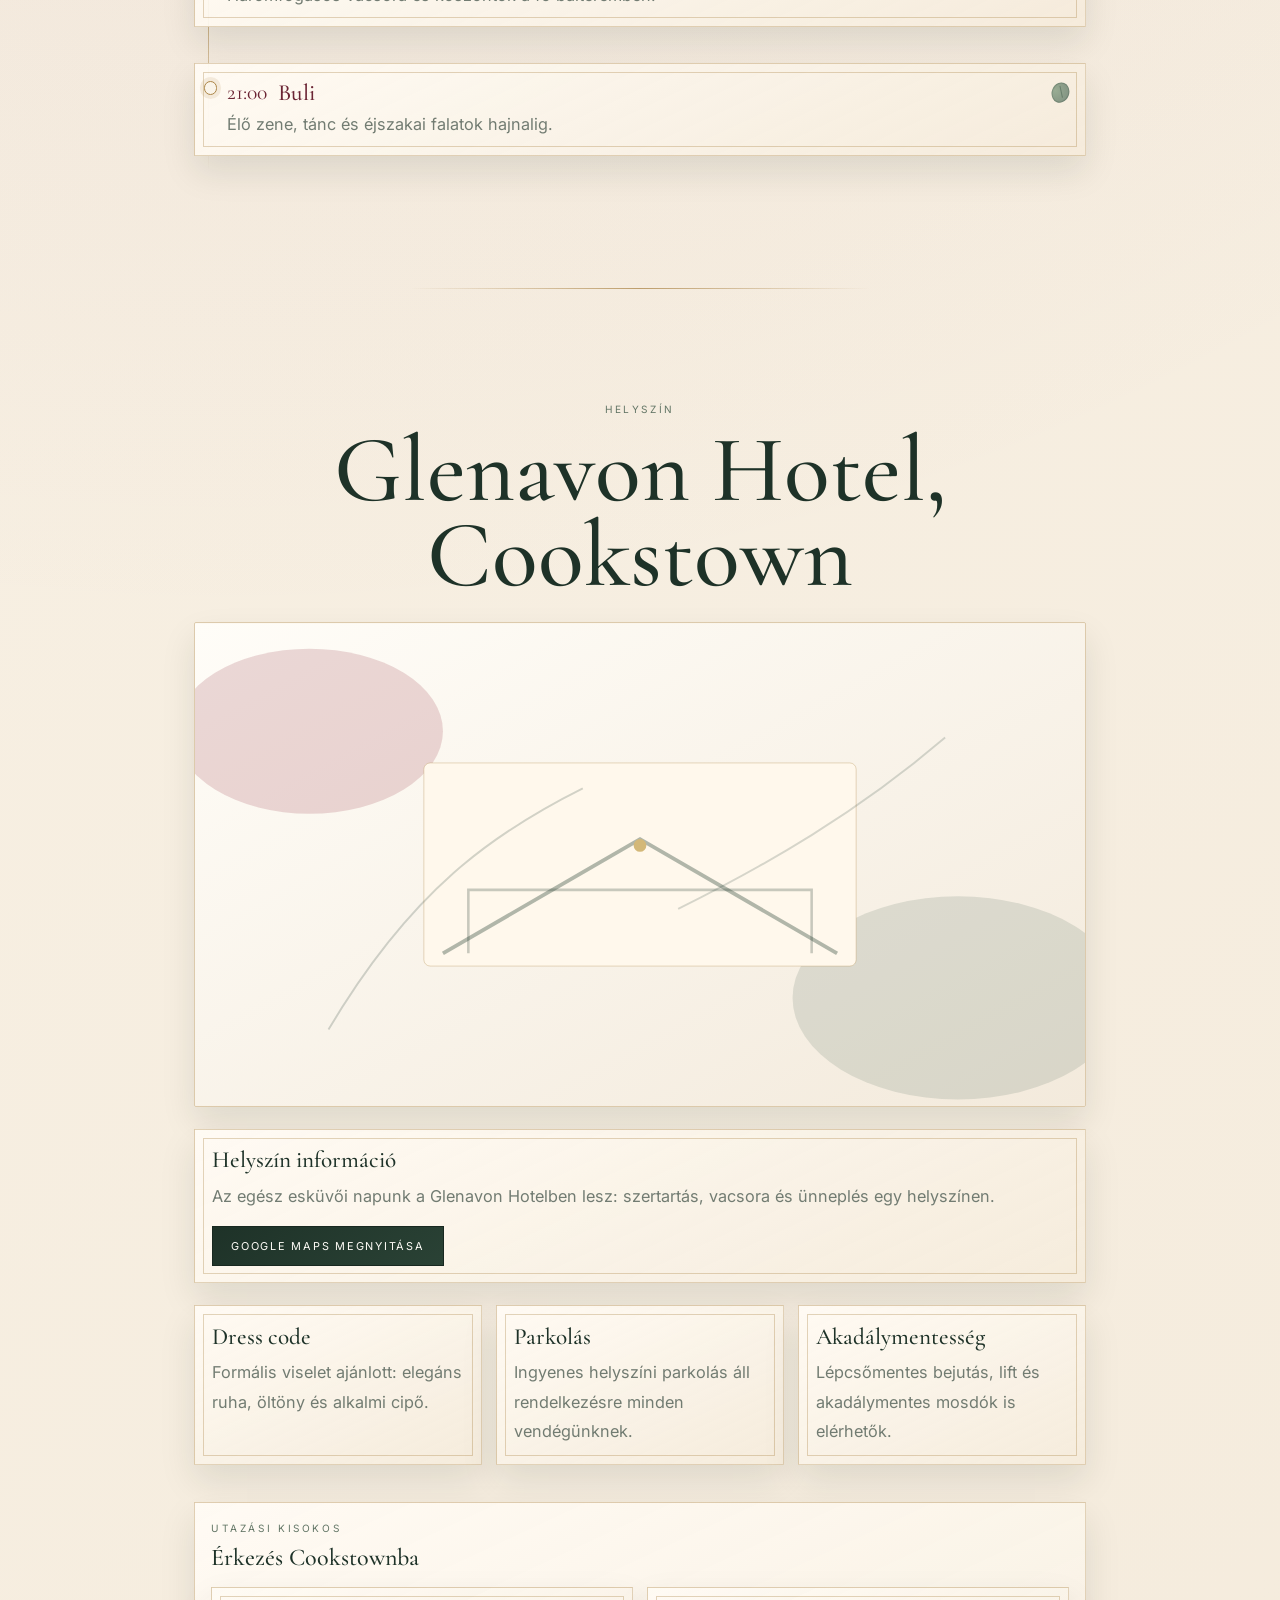
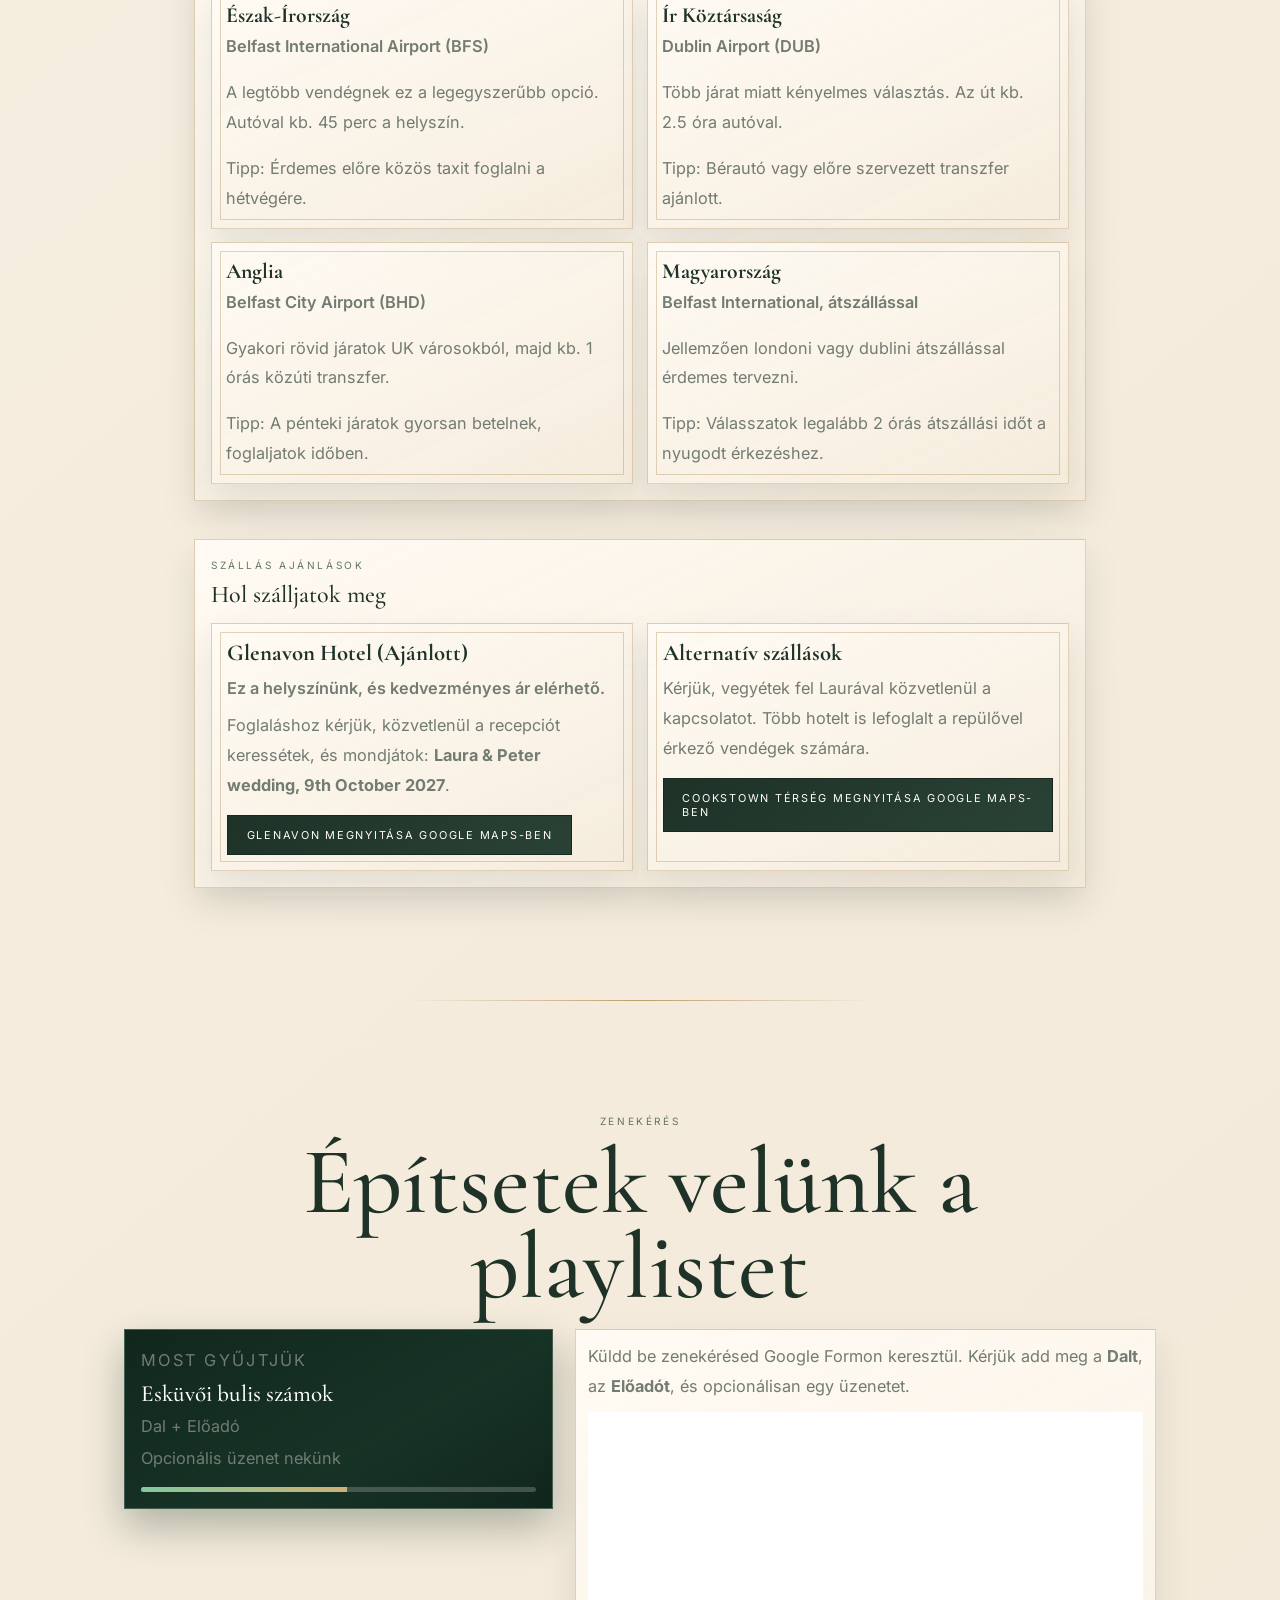
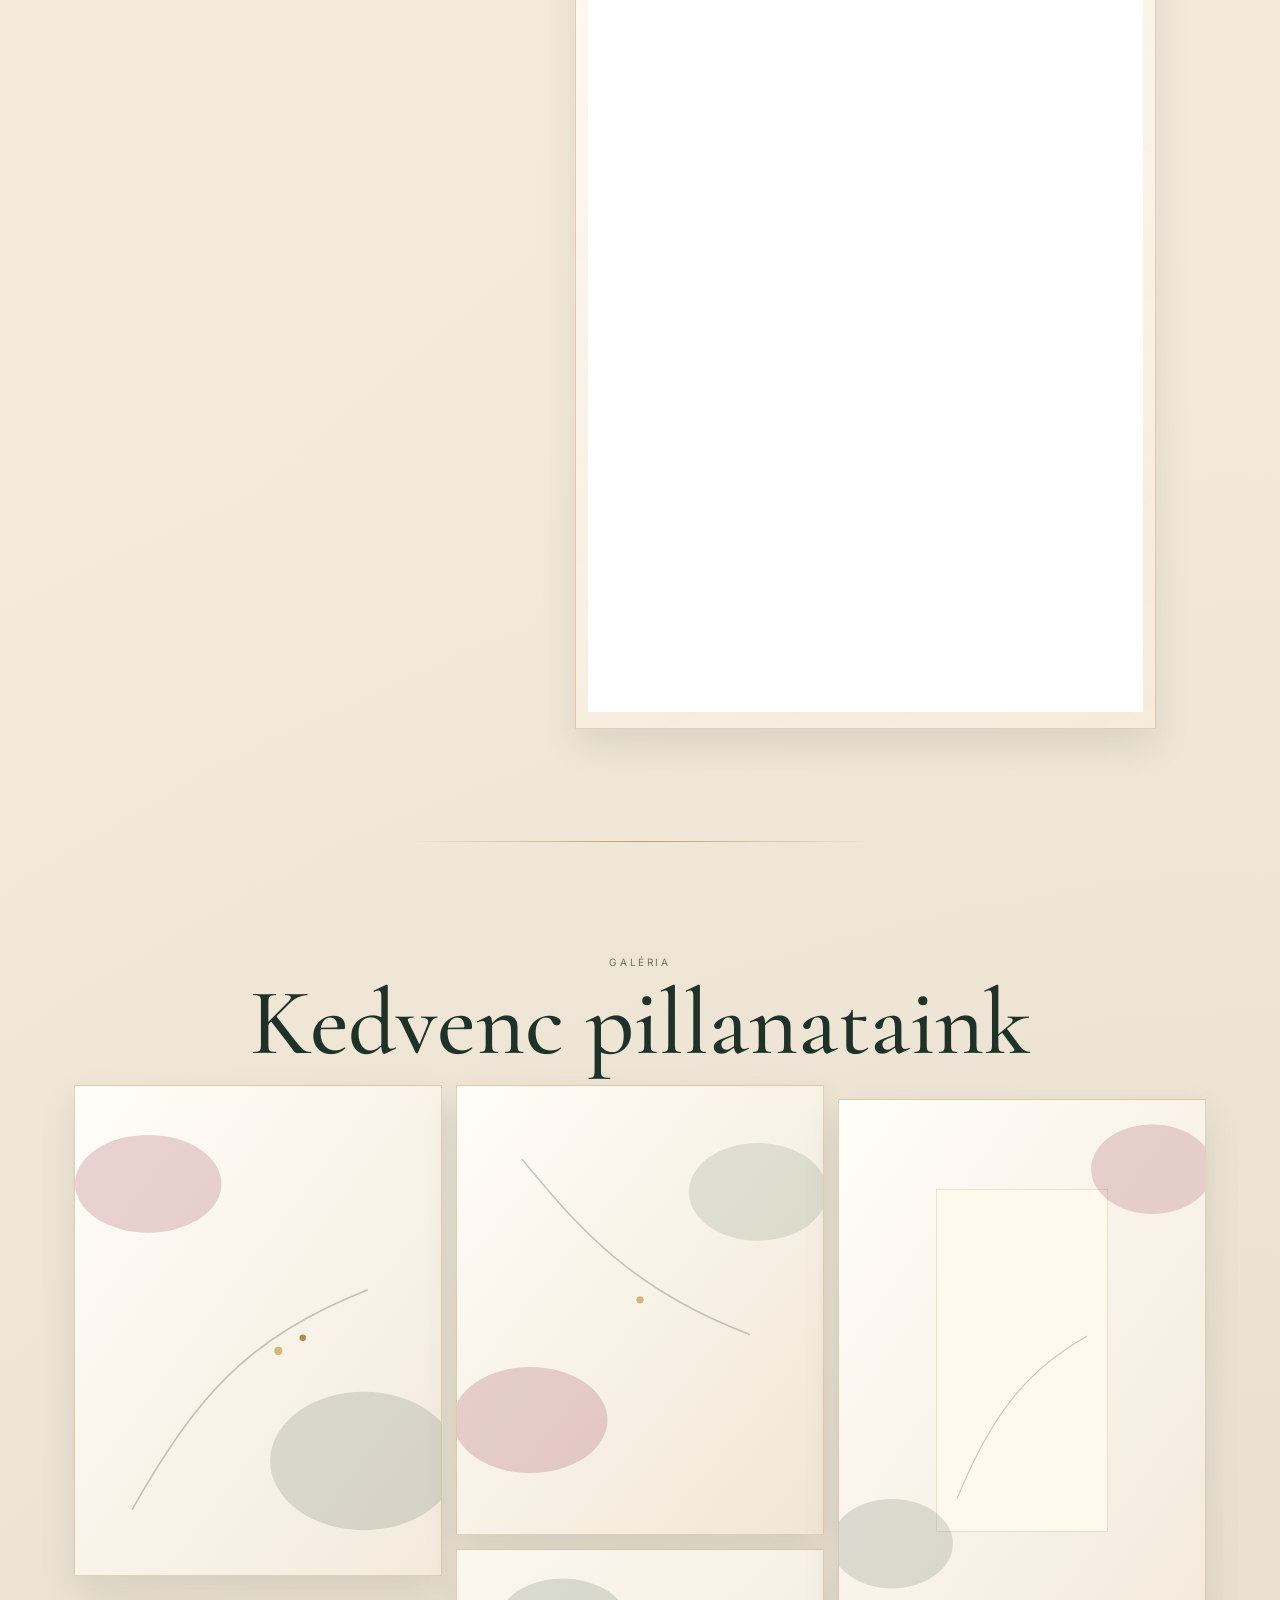
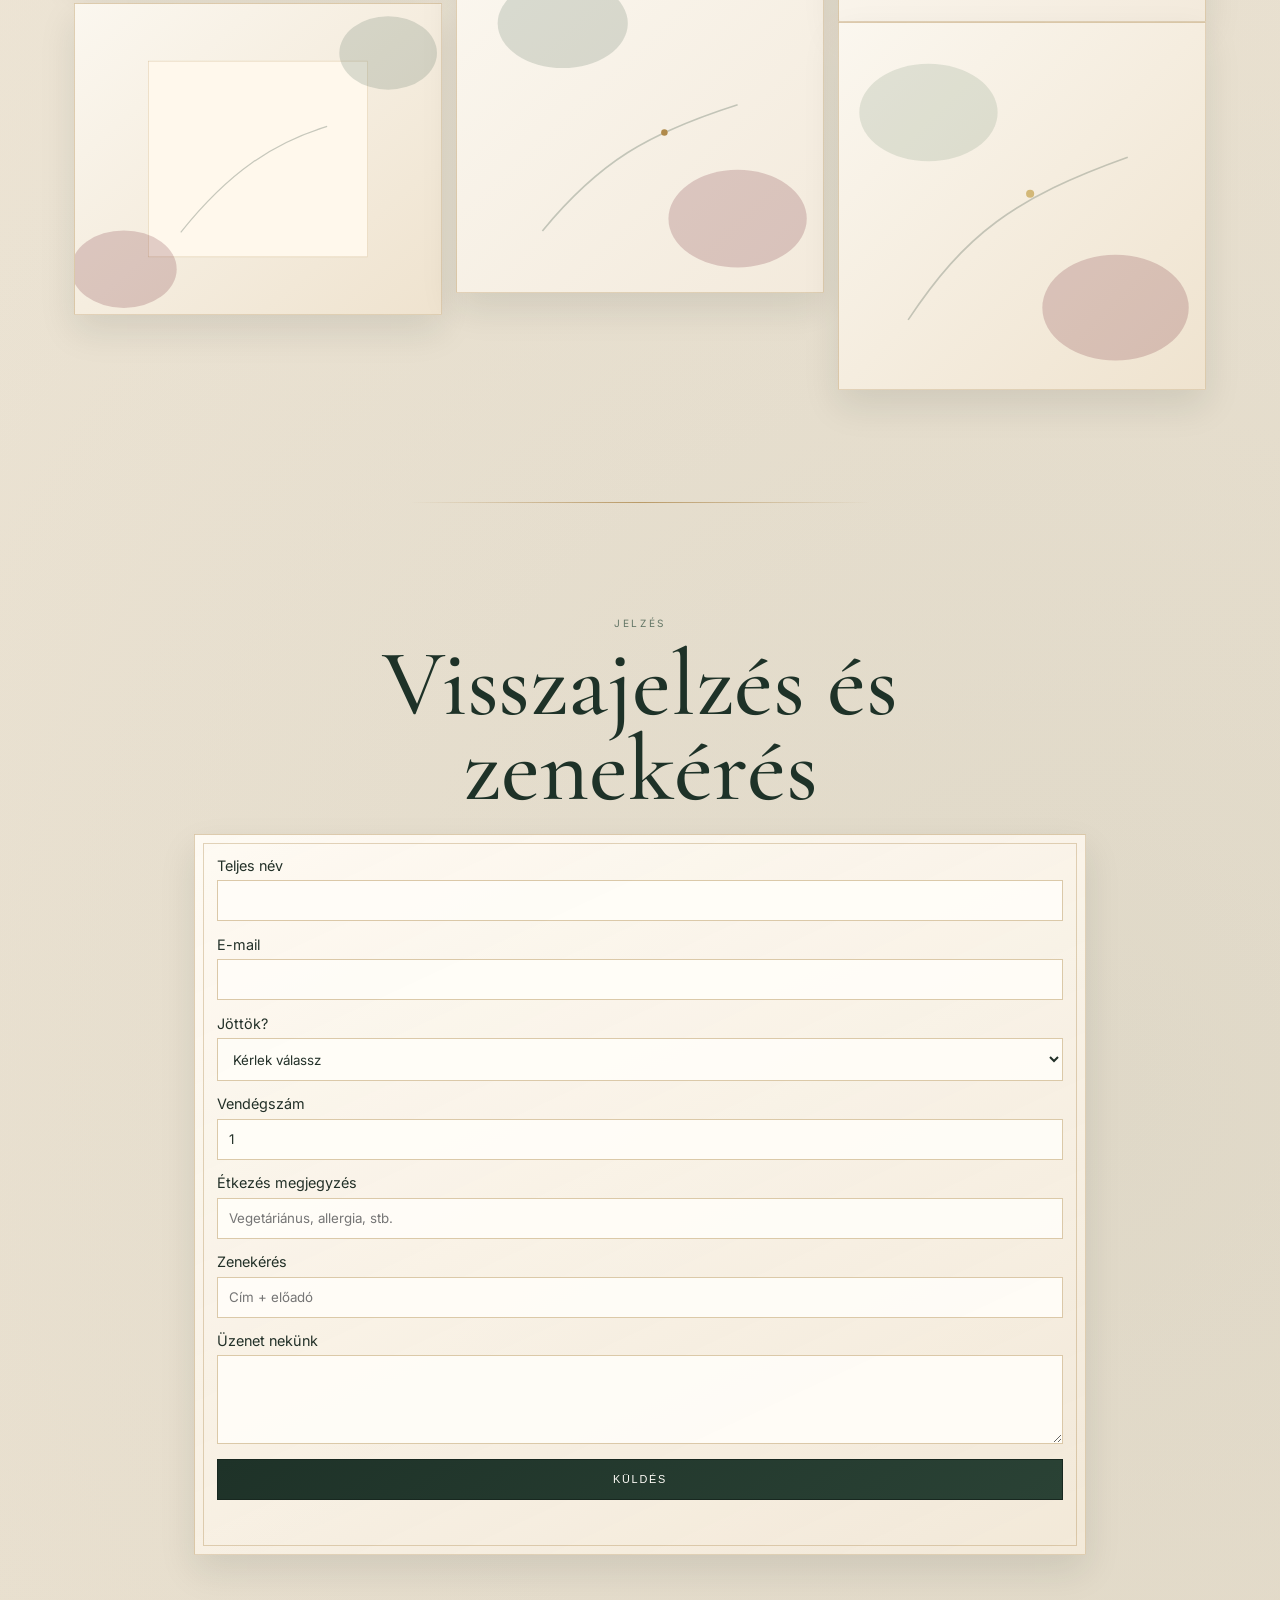
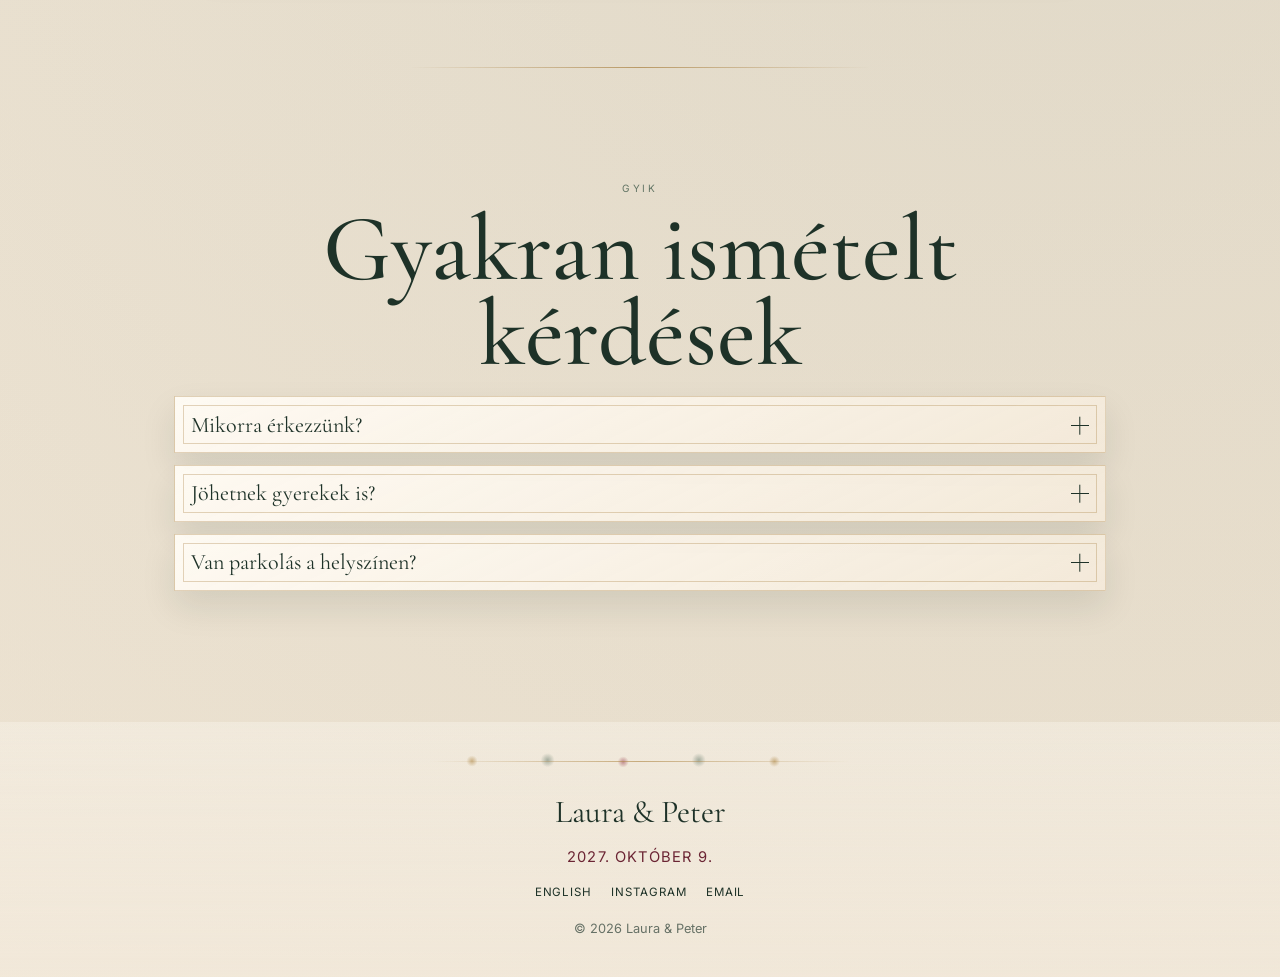
<file: hu/index.html>
﻿<!DOCTYPE html>
<html lang="hu">
<head>
  <meta charset="UTF-8" />
  <meta name="viewport" content="width=device-width, initial-scale=1.0" />
  <title>Laura és Peter | 2027. október 9.</title>
  <meta name="description" content="Laura és Peter esküvői információk, program, utazás és visszajelzés." />
  <link rel="stylesheet" href="../css/style.css" />
</head>
<body>
  <a href="#main-content" class="skip-link">Ugrás a tartalomra</a>
  <header class="site-header" data-header>
    <a href="../" class="logo">L&P</a>
    <button class="nav-toggle" type="button" aria-expanded="false" aria-controls="primary-nav" aria-label="Menü nyitása">
      <span></span>
      <span></span>
      <span></span>
    </button>
    <nav id="primary-nav" class="main-nav" aria-label="Elsődleges">
      <a href="#story">Sztori</a>
      <a href="#schedule">Program</a>
      <a href="#travel">Utazás</a>
      <a href="#gallery">Galéria</a>
      <a href="#music">Zene</a>
      <a href="rsvp/">Visszajelzés</a>
      <a href="../en/" class="lang-switch">English</a>
    </nav>
  </header>

  <main id="main-content">
    <section class="hero" data-reveal>
      <p class="eyebrow">Családjainkkal együtt</p>
      <h1>Laura <span>és</span> Peter</h1>
      <p class="lead">2027. október 9., szombat · Glenavon Hotel, Cookstown</p>
      <p class="hero-text">
        Alig várjuk, hogy a kedvenc embereinkkel ünnepelhessünk. Ezen az oldalon minden
        fontos információt megtaláltok a hétvégéhez.
      </p>
      <a class="cta-button" href="rsvp/">Visszajelzek</a>

      <div class="countdown-grid" data-countdown="2027-10-09T14:00:00">
        <article>
          <p class="count" data-unit="days">0</p>
          <p class="label">Nap</p>
        </article>
        <article>
          <p class="count" data-unit="hours">0</p>
          <p class="label">Óra</p>
        </article>
        <article>
          <p class="count" data-unit="minutes">0</p>
          <p class="label">Perc</p>
        </article>
        <article>
          <p class="count" data-unit="seconds">0</p>
          <p class="label">Másodperc</p>
        </article>
      </div>
    </section>

    <section id="story" class="section story-section">
      <p class="eyebrow" data-reveal>A mi történetünk</p>
      <h2 data-reveal>Az első kávétól az örökkéig</h2>

      <div class="story-timeline" aria-label="A mi történetünk idővonal">
        <article class="story-item" data-reveal>
          <img class="story-media" src="../images/story-1.svg" alt="Első randi illusztráció" loading="lazy" />
          <div class="story-content">
            <p class="story-year">2019</p>
            <h3>Első találkozás</h3>
            <p>
              Egy esős csütörtök, egy kávé, és egy hatórás beszélgetés.
            </p>
          </div>
        </article>

        <article class="story-item" data-reveal>
          <img class="story-media" src="../images/story-2.svg" alt="Közös utazások illusztráció" loading="lazy" />
          <div class="story-content">
            <p class="story-year">2021</p>
            <h3>Közös kalandok</h3>
            <p>
              Új városokat fedeztünk fel, sokat túráztunk, és rengeteg emléket gyűjtöttünk.
            </p>
          </div>
        </article>

        <article class="story-item" data-reveal>
          <img class="story-media" src="../images/story-3.svg" alt="Lánykérés illusztráció" loading="lazy" />
          <div class="story-content">
            <p class="story-year">2025</p>
            <h3>Lánykérés</h3>
            <p>
              Egy csendes tengerparti estén kimondtuk az igen szót.
            </p>
          </div>
        </article>

        <article class="story-item" data-reveal>
          <img class="story-media" src="../images/story-4.svg" alt="Esküvői készülődés illusztráció" loading="lazy" />
          <div class="story-content">
            <p class="story-year">2027</p>
            <h3>Az esküvő napja</h3>
            <p>
              Már számoljuk vissza a napokat, hogy veletek ünnepelhessünk.
            </p>
          </div>
        </article>
      </div>
    </section>

    <section id="schedule" class="section" data-reveal>
      <p class="eyebrow">A terv</p>
      <h2>Esküvői menetrend</h2>
      <div class="timeline wedding-timeline" aria-label="Esküvő napja idővonal">
        <article class="wedding-event" data-reveal>
          <div class="event-head">
            <span class="event-time">14:00</span>
            <h3>Szertartás</h3>
            <span class="event-icon" aria-hidden="true"></span>
          </div>
          <p class="event-description">Érkezés után kezdődik a szertartás a Glenavon Hotelben, Cookstownban.</p>
        </article>
        <article class="wedding-event" data-reveal>
          <div class="event-head">
            <span class="event-time">16:00</span>
            <h3>Köszöntő italok</h3>
            <span class="event-icon" aria-hidden="true"></span>
          </div>
          <p class="event-description">Ünneplés italokkal és falatokkal a Glenavon Hotel teraszán.</p>
        </article>
        <article class="wedding-event" data-reveal>
          <div class="event-head">
            <span class="event-time">18:00</span>
            <h3>Vacsora és köszöntők</h3>
            <span class="event-icon" aria-hidden="true"></span>
          </div>
          <p class="event-description">Háromfogásos vacsora és köszöntők a fő balteremben.</p>
        </article>
        <article class="wedding-event" data-reveal>
          <div class="event-head">
            <span class="event-time">21:00</span>
            <h3>Buli</h3>
            <span class="event-icon" aria-hidden="true"></span>
          </div>
          <p class="event-description">Élő zene, tánc és éjszakai falatok hajnalig.</p>
        </article>
      </div>
    </section>

    <section id="travel" class="section" data-reveal>
      <p class="eyebrow">Helyszín</p>
      <h2>Glenavon Hotel, Cookstown</h2>

      <div class="venue-section" data-reveal>
        <img class="venue-image" src="../images/venue-hero.svg" alt="Glenavon Hotel illusztráció" loading="lazy" />

        <div class="venue-overview-card">
          <h3>Helyszín információ</h3>
          <p>
            Az egész esküvői napunk a Glenavon Hotelben lesz: szertartás, vacsora és ünneplés
            egy helyszínen.
          </p>
          <a class="map-button" href="https://maps.google.com/?q=Glenavon%20Hotel%20Cookstown" target="_blank" rel="noopener noreferrer">Google Maps megnyitása</a>
        </div>

        <div class="venue-cards">
          <article>
            <h3>Dress code</h3>
            <p>Formális viselet ajánlott: elegáns ruha, öltöny és alkalmi cipő.</p>
          </article>
          <article>
            <h3>Parkolás</h3>
            <p>Ingyenes helyszíni parkolás áll rendelkezésre minden vendégünknek.</p>
          </article>
          <article>
            <h3>Akadálymentesség</h3>
            <p>Lépcsőmentes bejutás, lift és akadálymentes mosdók is elérhetők.</p>
          </article>
        </div>

        <div class="travel-guide" data-reveal>
          <p class="eyebrow">Utazási kisokos</p>
          <h3>Érkezés Cookstownba</h3>
          <div class="airport-grid">
            <article class="airport-card">
              <h4>Észak-Írország</h4>
              <p class="airport-name">Belfast International Airport (BFS)</p>
              <p>A legtöbb vendégnek ez a legegyszerűbb opció. Autóval kb. 45 perc a helyszín.</p>
              <p class="travel-tip">Tipp: Érdemes előre közös taxit foglalni a hétvégére.</p>
            </article>

            <article class="airport-card">
              <h4>Ír Köztársaság</h4>
              <p class="airport-name">Dublin Airport (DUB)</p>
              <p>Több járat miatt kényelmes választás. Az út kb. 2.5 óra autóval.</p>
              <p class="travel-tip">Tipp: Bérautó vagy előre szervezett transzfer ajánlott.</p>
            </article>

            <article class="airport-card">
              <h4>Anglia</h4>
              <p class="airport-name">Belfast City Airport (BHD)</p>
              <p>Gyakori rövid járatok UK városokból, majd kb. 1 órás közúti transzfer.</p>
              <p class="travel-tip">Tipp: A pénteki járatok gyorsan betelnek, foglaljatok időben.</p>
            </article>

            <article class="airport-card">
              <h4>Magyarország</h4>
              <p class="airport-name">Belfast International, átszállással</p>
              <p>Jellemzően londoni vagy dublini átszállással érdemes tervezni.</p>
              <p class="travel-tip">Tipp: Válasszatok legalább 2 órás átszállási időt a nyugodt érkezéshez.</p>
            </article>
          </div>
        </div>

        <div class="hotel-guide" data-reveal>
          <p class="eyebrow">Szállás ajánlások</p>
          <h3>Hol szálljatok meg</h3>
          <div class="hotel-grid">
            <article class="hotel-card" data-reveal>
              <h4>Glenavon Hotel (Ajánlott)</h4>
              <p class="hotel-note">Ez a helyszínünk, és kedvezményes ár elérhető.</p>
              <p>
                Foglaláshoz kérjük, közvetlenül a recepciót keressétek, és mondjátok:
                <strong>Laura & Peter wedding, 9th October 2027</strong>.
              </p>
              <a class="map-button" href="https://maps.google.com/?q=Glenavon%20Hotel%20Cookstown" target="_blank" rel="noopener noreferrer">Glenavon megnyitása Google Maps-ben</a>
            </article>

            <article class="hotel-card" data-reveal>
              <h4>Alternatív szállások</h4>
              <p>
                Kérjük, vegyétek fel Laurával közvetlenül a kapcsolatot. Több hotelt is lefoglalt
                a repülővel érkező vendégek számára.
              </p>
              <a class="map-button" href="https://maps.google.com/?q=Cookstown" target="_blank" rel="noopener noreferrer">Cookstown térség megnyitása Google Maps-ben</a>
            </article>
          </div>
        </div>
      </div>
    </section>
    <section id="music" class="section music-section" data-reveal>
      <p class="eyebrow">Zenekérés</p>
      <h2>Építsetek velünk a playlistet</h2>

      <div class="music-layout" data-reveal>
        <article class="spotify-card" aria-label="Spotify stílusú zenekérő kártya">
          <p class="spotify-label">Most gyűjtjük</p>
          <h3>Esküvői bulis számok</h3>
          <p class="spotify-track">Dal + Előadó</p>
          <p class="spotify-meta">Opcionális üzenet nekünk</p>
          <div class="spotify-progress" aria-hidden="true">
            <span></span>
          </div>
        </article>

        <div class="music-form-wrap">
          <p class="music-form-intro">
            Küldd be zenekérésed Google Formon keresztül. Kérjük add meg a
            <strong>Dalt</strong>, az <strong>Előadót</strong>, és opcionálisan egy üzenetet.
          </p>
          <iframe
            title="Zenekérés Google Form"
            src="https://docs.google.com/forms/d/e/1FAIpQLSfMUSICFORMPLACEHOLDER/viewform?embedded=true"
            loading="lazy">
          </iframe>
        </div>
      </div>
    </section>

    <section id="gallery" class="section gallery-section" data-reveal>
      <p class="eyebrow">Galéria</p>
      <h2>Kedvenc pillanataink</h2>
      <div class="masonry-grid" data-reveal>
        <a class="masonry-item" href="../images/gallery-1.svg" data-lightbox="gallery" data-caption="Fénypontok a kertben">
          <img src="../images/gallery-1.svg" alt="Kerti fények editorial kép" loading="lazy" />
        </a>
        <a class="masonry-item" href="../images/gallery-2.svg" data-lightbox="gallery" data-caption="Virágos papírvilág">
          <img src="../images/gallery-2.svg" alt="Virágos papírvilág kép" loading="lazy" />
        </a>
        <a class="masonry-item" href="../images/gallery-3.svg" data-lightbox="gallery" data-caption="Köszöntő koccintás">
          <img src="../images/gallery-3.svg" alt="Koccintás kép" loading="lazy" />
        </a>
        <a class="masonry-item" href="../images/gallery-4.svg" data-lightbox="gallery" data-caption="Esti tánc">
          <img src="../images/gallery-4.svg" alt="Esti tánc kép" loading="lazy" />
        </a>
        <a class="masonry-item" href="../images/gallery-5.svg" data-lightbox="gallery" data-caption="Szertartás folyosója">
          <img src="../images/gallery-5.svg" alt="Szertartás folyosója kép" loading="lazy" />
        </a>
        <a class="masonry-item" href="../images/gallery-6.svg" data-lightbox="gallery" data-caption="Recepció részletek">
          <img src="../images/gallery-6.svg" alt="Recepció részletek kép" loading="lazy" />
        </a>
      </div>
    </section>

    <section id="rsvp" class="section" data-reveal>
      <p class="eyebrow">Jelzés</p>
      <h2>Visszajelzés és zenekérés</h2>
      <form class="rsvp-form" data-rsvp-form>
        <label>
          Teljes név
          <input type="text" name="name" required />
        </label>
        <label>
          E-mail
          <input type="email" name="email" required />
        </label>
        <label>
          Jöttök?
          <select name="attending" required>
            <option value="">Kérlek válassz</option>
            <option>Igen, örömmel</option>
            <option>Sajnos nem</option>
          </select>
        </label>
        <label>
          Vendégszám
          <input type="number" name="guests" min="1" max="4" value="1" />
        </label>
        <label>
          Étkezés megjegyzés
          <input type="text" name="diet" placeholder="Vegetáriánus, allergia, stb." />
        </label>
        <label>
          Zenekérés
          <input type="text" name="song" placeholder="Cím + előadó" />
        </label>
        <label>
          Üzenet nekünk
          <textarea name="message" rows="4"></textarea>
        </label>
        <button type="submit" class="cta-button">Küldés</button>
        <p class="form-feedback" data-form-feedback aria-live="polite"></p>
      </form>
    </section>

    <section id="faq" class="section faq-section" data-reveal>
      <p class="eyebrow">GYIK</p>
      <h2>Gyakran ismételt kérdések</h2>

      <div class="faq-accordion" data-accordion>
        <article class="faq-item">
          <h3>
            <button class="faq-trigger" type="button" aria-expanded="false" aria-controls="faq-hu-1" id="faq-hu-trigger-1">
              Mikorra érkezzünk?
              <span class="faq-icon" aria-hidden="true"></span>
            </button>
          </h3>
          <section class="faq-panel" id="faq-hu-1" aria-labelledby="faq-hu-trigger-1">
            <div class="faq-content">
              <p>Kérjük, 13:30-ra érkezzetek, hogy a 14:00-kor kezdődő szertartásra mindenki helyet foglaljon.</p>
            </div>
          </section>
        </article>

        <article class="faq-item">
          <h3>
            <button class="faq-trigger" type="button" aria-expanded="false" aria-controls="faq-hu-2" id="faq-hu-trigger-2">
              Jöhetnek gyerekek is?
              <span class="faq-icon" aria-hidden="true"></span>
            </button>
          </h3>
          <section class="faq-panel" id="faq-hu-2" aria-labelledby="faq-hu-trigger-2">
            <div class="faq-content">
              <p>Igen, szeretettel várjuk a gyerekeket is. Kérjük, jelezzétek őket is a visszajelzésben.</p>
            </div>
          </section>
        </article>

        <article class="faq-item">
          <h3>
            <button class="faq-trigger" type="button" aria-expanded="false" aria-controls="faq-hu-3" id="faq-hu-trigger-3">
              Van parkolás a helyszínen?
              <span class="faq-icon" aria-hidden="true"></span>
            </button>
          </h3>
          <section class="faq-panel" id="faq-hu-3" aria-labelledby="faq-hu-trigger-3">
            <div class="faq-content">
              <p>Igen, a Glenavon Hotel ingyenes helyszíni parkolást biztosít a vendégeknek.</p>
            </div>
          </section>
        </article>
      </div>
    </section>
  </main>

  <footer class="site-footer lux-footer">
    <div class="botanical-divider" aria-hidden="true"></div>
    <p class="footer-couple">Laura & Peter</p>
    <p class="footer-date">2027. október 9.</p>
    <p class="footer-links">
      <a href="../en/">English</a>
      <a href="https://instagram.com/lauraandpeterwedding" target="_blank" rel="noopener noreferrer">Instagram</a>
      <a href="mailto:hello@laura-peter.wedding">Email</a>
    </p>
    <p class="footer-copy">&copy; <span data-year></span> Laura & Peter</p>
  </footer>

  <script src="../js/main.js"></script>
</body>
</html>
</file>
<file: css/style.css>
@import url('./base.css');
@import url('./themes/botanical.css');
</file>
